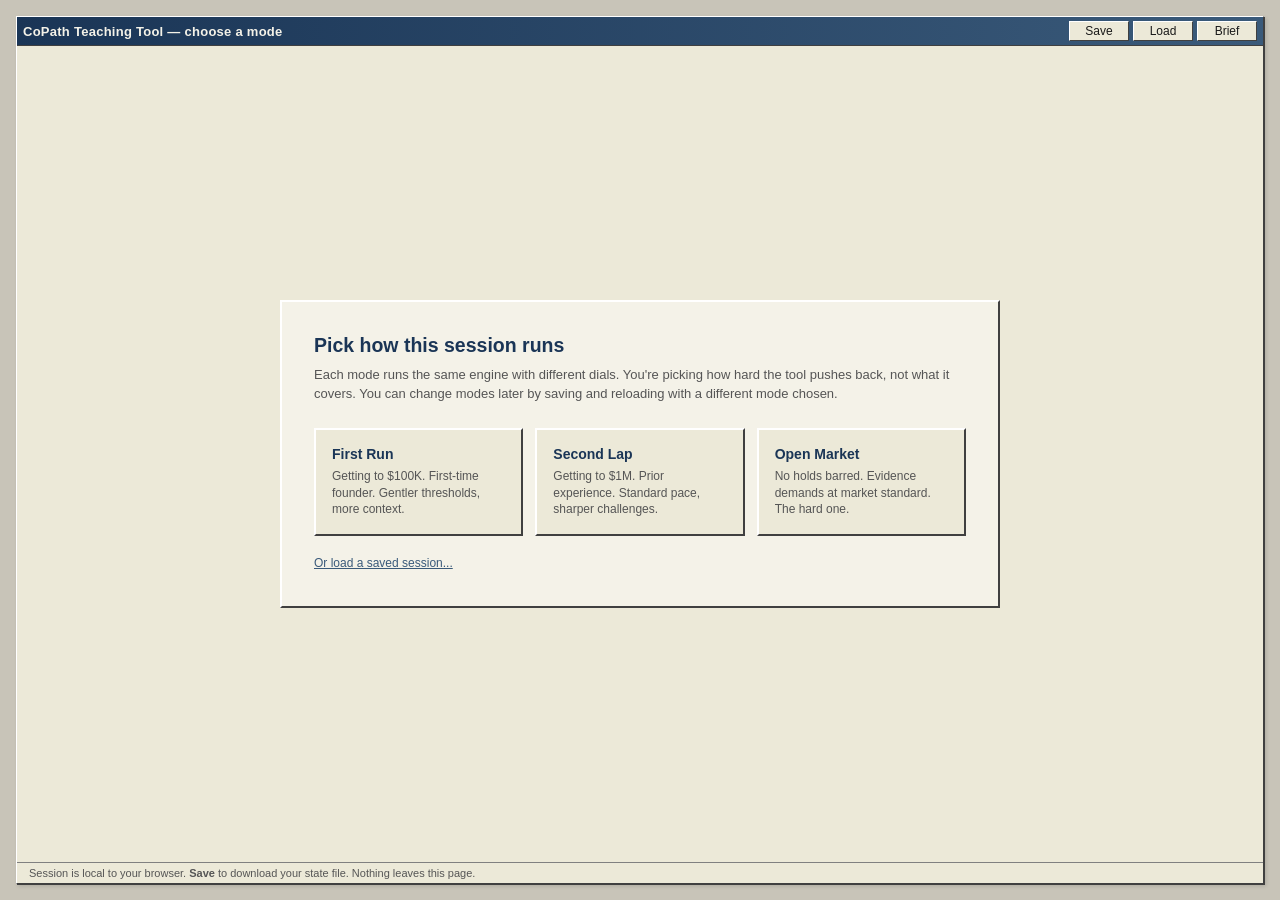
<file: index.html>
<!doctype html>
<html lang="en">
<head>
  <meta charset="utf-8" />
  <meta name="viewport" content="width=device-width, initial-scale=1" />
  <title>CoPath Teaching Tool — Innovate Mississippi</title>
  <link rel="stylesheet" href="styles/chrome.css" />
</head>
<body>
  <!-- Outer window chrome -->
  <div class="window">
    <div class="title-bar">
      <div class="title-bar-text">CoPath Teaching Tool — <span id="mode-indicator">choose a mode</span></div>
      <div class="title-bar-controls">
        <button id="save-btn" title="Download save file">Save</button>
        <button id="load-btn" title="Load save file">Load</button>
        <button id="brief-btn" title="Generate exit brief">Brief</button>
        <input type="file" id="file-input" accept="application/json" style="display:none" />
      </div>
    </div>

    <!-- Mode picker (initial screen) -->
    <div id="mode-picker" class="mode-picker">
      <div class="picker-card">
        <h2>Pick how this session runs</h2>
        <p class="picker-intent">Each mode runs the same engine with different dials. You're picking how hard the tool pushes back, not what it covers. You can change modes later by saving and reloading with a different mode chosen.</p>
        <div class="mode-buttons">
          <button data-mode="first-run" class="mode-btn">
            <strong>First Run</strong>
            <small>Getting to $100K. First-time founder. Gentler thresholds, more context.</small>
          </button>
          <button data-mode="second-lap" class="mode-btn">
            <strong>Second Lap</strong>
            <small>Getting to $1M. Prior experience. Standard pace, sharper challenges.</small>
          </button>
          <button data-mode="open-market" class="mode-btn">
            <strong>Open Market</strong>
            <small>No holds barred. Evidence demands at market standard. The hard one.</small>
          </button>
        </div>
        <button id="load-saved-btn" class="link-btn">Or load a saved session...</button>
      </div>
    </div>

    <!-- Orienting questions (after mode picked) -->
    <div id="orienting" class="orienting" style="display:none"></div>

    <!-- Main work surface -->
    <div id="main" class="main" style="display:none">
      <!-- Top status bar -->
      <div class="status-bar">
        <div class="status-idea">Idea: <span id="idea-line">(none yet)</span></div>
        <div id="contradictions" class="status-contradictions"></div>
      </div>

      <!-- Region tabs -->
      <div id="regions" class="regions"></div>

      <!-- Three-column workspace: meters | active region | trace -->
      <div class="workspace">
        <aside class="meters-panel panel">
          <div class="panel-title">Evidence strength</div>
          <div id="meters" class="meters"></div>
          <div class="meter-help">
            Each meter reads from your answers in the relevant region. Confidence levels matter:
            <em>lived</em> &gt; <em>evidenced</em> &gt; <em>stated</em> &gt; <em>hypothesis</em> &gt; <em>I don't know</em>.
          </div>
        </aside>

        <main id="active-region" class="active-region panel"></main>

        <aside class="trace-panel panel">
          <div class="panel-title">Why the tool is saying this</div>
          <div id="trace" class="trace"></div>
        </aside>
      </div>
    </div>

    <!-- Status footer -->
    <div class="status-footer">
      <span>Session is local to your browser. <strong>Save</strong> to download your state file. Nothing leaves this page.</span>
    </div>
  </div>

  <script type="module" src="engine/main.js"></script>
</body>
</html>
</file>
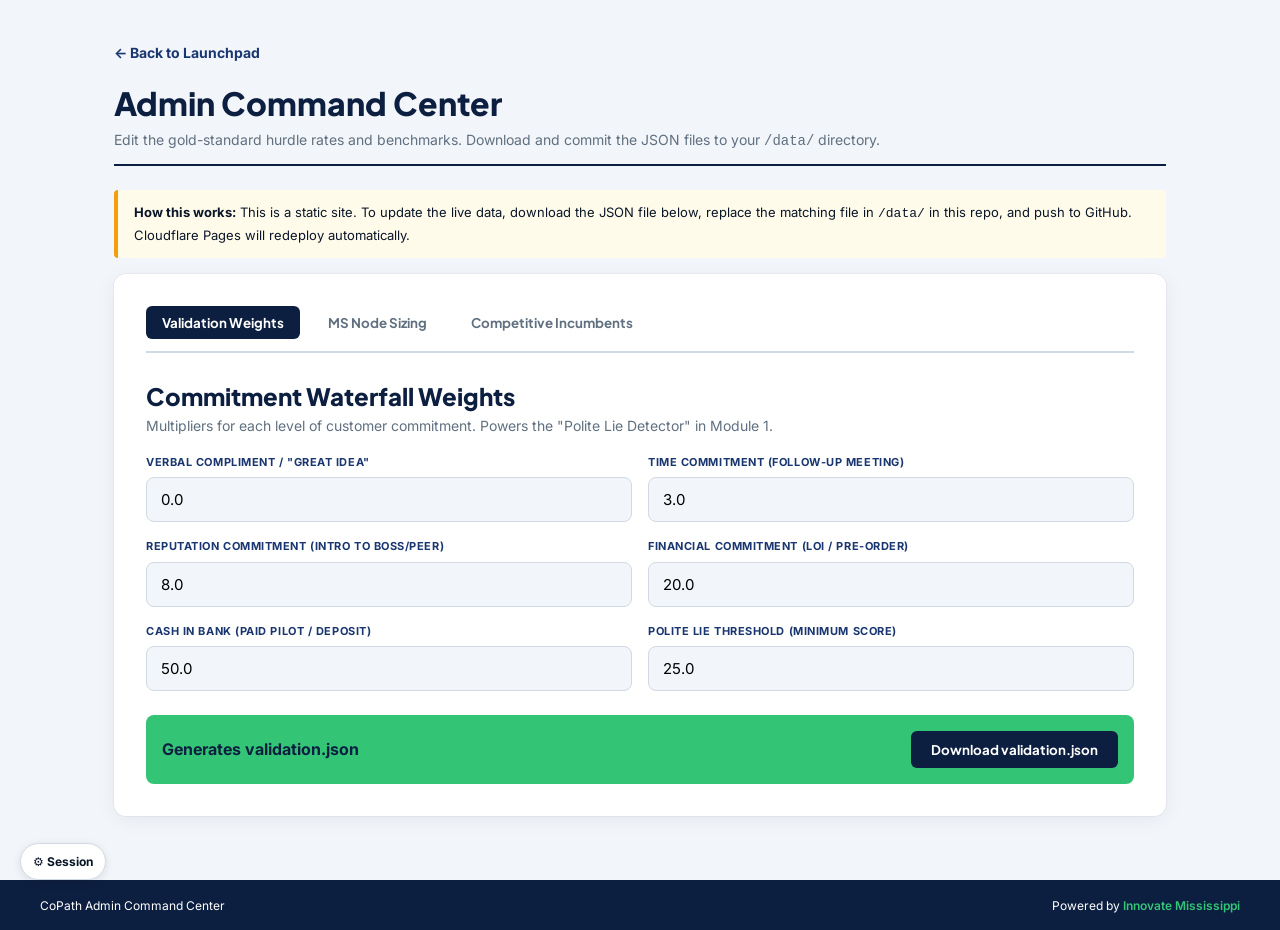
<file: admin/index.html>
<!DOCTYPE html>
<html lang="en">
<head>
    <meta charset="UTF-8">
    <meta name="viewport" content="width=device-width, initial-scale=1.0">
    <title>Admin Command Center | CoPath</title>
    <link rel="preconnect" href="https://fonts.googleapis.com">
    <link href="https://fonts.googleapis.com/css2?family=Plus+Jakarta+Sans:wght@400;700;800&family=Inter:wght@400;500;700&family=Martian+Mono:wght@600&display=swap" rel="stylesheet">
    <link rel="stylesheet" href="../shared/styles.css">
    <style>
        .admin-nav { display: flex; gap: 12px; margin-bottom: 24px; border-bottom: 2px solid var(--border-color); padding-bottom: 12px; flex-wrap: wrap; }
        .admin-nav button { background: none; border: none; font-family: var(--font-display); font-weight: 700; color: var(--text-muted); cursor: pointer; padding: 8px 16px; border-radius: 6px; }
        .admin-nav button.active { background: var(--im-navy); color: white; }
        .admin-section { display: none; }
        .admin-section.active { display: block; }
        .export-bar { background: var(--im-green-lt); padding: 16px; border-radius: 8px; display: flex; justify-content: space-between; align-items: center; margin-top: 24px; color: var(--im-navy); font-weight: 700; gap: 16px; flex-wrap: wrap; }
        .export-bar button { background: var(--im-navy); color: white; border: none; padding: 10px 20px; border-radius: 6px; cursor: pointer; font-weight: 700; font-family: var(--font-display); }
        .export-bar button:hover { background: var(--text-main); }
        .admin-note { background: #FFFBEB; border-left: 4px solid var(--im-amber); padding: 12px 16px; border-radius: 4px; font-size: 13px; color: var(--text-main); margin-bottom: 16px; }
    </style>
</head>
<body>

<div class="copath-wrapper">
    <div class="copath-header no-print">
        <a href="../index.html" style="text-decoration: none; color: var(--im-navy-mid); font-size: 14px; font-weight: 700;">&larr; Back to Launchpad</a>
        <h1 style="margin-top: 12px;">Admin Command Center</h1>
        <p class="text-muted">Edit the gold-standard hurdle rates and benchmarks. Download and commit the JSON files to your <code>/data/</code> directory.</p>
    </div>

    <div class="admin-note">
        <strong>How this works:</strong> This is a static site. To update the live data, download the JSON file below, replace the matching file in <code>/data/</code> in this repo, and push to GitHub. Cloudflare Pages will redeploy automatically.
    </div>

    <div class="copath-card">
        <div class="admin-nav">
            <button class="active" onclick="switchTab(event, 'validation')">Validation Weights</button>
            <button onclick="switchTab(event, 'sizing')">MS Node Sizing</button>
            <button onclick="switchTab(event, 'competitive')">Competitive Incumbents</button>
        </div>

        <div id="tab-validation" class="admin-section active">
            <h2>Commitment Waterfall Weights</h2>
            <p class="text-muted mb-4">Multipliers for each level of customer commitment. Powers the "Polite Lie Detector" in Module 1.</p>

            <div class="form-grid">
                <div>
                    <label>Verbal Compliment / "Great Idea"</label>
                    <input type="number" id="val-verbal" value="0.0" step="0.1">
                </div>
                <div>
                    <label>Time Commitment (Follow-up Meeting)</label>
                    <input type="number" id="val-time" value="3.0" step="0.1">
                </div>
                <div>
                    <label>Reputation Commitment (Intro to Boss/Peer)</label>
                    <input type="number" id="val-intro" value="8.0" step="0.1">
                </div>
                <div>
                    <label>Financial Commitment (LOI / Pre-order)</label>
                    <input type="number" id="val-loi" value="20.0" step="0.1">
                </div>
                <div>
                    <label>Cash in Bank (Paid Pilot / Deposit)</label>
                    <input type="number" id="val-cash" value="50.0" step="0.1">
                </div>
                <div>
                    <label>Polite Lie Threshold (Minimum Score)</label>
                    <input type="number" id="val-threshold" value="25.0" step="1.0">
                </div>
            </div>

            <div class="export-bar">
                <span>Generates validation.json</span>
                <button onclick="exportJSON('validation')">Download validation.json</button>
            </div>
        </div>

        <div id="tab-sizing" class="admin-section">
            <h2>Mississippi Node Inventory</h2>
            <p class="text-muted mb-4">Hard-coded entity counts to cap deluded TAM/SOM estimates in Module 3.</p>

            <div class="form-grid">
                <div>
                    <label>Public School Districts</label>
                    <input type="number" id="node-schools" value="139">
                </div>
                <div>
                    <label>Hospitals & Medical Centers</label>
                    <input type="number" id="node-hospitals" value="96">
                </div>
                <div>
                    <label>Rural Critical Access Hospitals</label>
                    <input type="number" id="node-cah" value="34">
                </div>
                <div>
                    <label>Farms & Ag Operations</label>
                    <input type="number" id="node-farms" value="30800">
                </div>
                <div>
                    <label>Incorporated Municipalities</label>
                    <input type="number" id="node-govs" value="299">
                </div>
                <div>
                    <label>Counties</label>
                    <input type="number" id="node-counties" value="82">
                </div>
                <div>
                    <label>Community Colleges</label>
                    <input type="number" id="node-cc" value="15">
                </div>
                <div>
                    <label>Public Universities</label>
                    <input type="number" id="node-univ" value="8">
                </div>
            </div>

            <div class="export-bar">
                <span>Generates sizing.json</span>
                <button onclick="exportJSON('sizing')">Download sizing.json</button>
            </div>
        </div>

        <div id="tab-competitive" class="admin-section">
            <h2>Industry Incumbents & Friction</h2>
            <p class="text-muted mb-4">Auto-populates the "Giant" competitors and switching costs in Module 6.</p>

            <label>AgTech Giants (comma-separated)</label>
            <input type="text" id="comp-agtech" value="John Deere Operations Center, Climate FieldView (Bayer), Trimble Agriculture" style="margin-bottom: 16px;">

            <label>GovTech Giants (comma-separated)</label>
            <input type="text" id="comp-govtech" value="Tyler Technologies, CentralSquare, Microsoft Dynamics 365 Gov" style="margin-bottom: 16px;">

            <label>HealthTech Giants (comma-separated)</label>
            <input type="text" id="comp-healthtech" value="Epic Systems, Cerner (Oracle), Meditech" style="margin-bottom: 16px;">

            <label>Status Quo Switching Cost (1-10 multiplier)</label>
            <input type="number" id="comp-friction" value="7.0" step="0.1" style="margin-bottom: 16px;">

            <div class="export-bar">
                <span>Generates a partial competitive.json (merge with full file)</span>
                <button onclick="exportJSON('competitive')">Download competitive.json</button>
            </div>
        </div>
    </div>
</div>

<footer class="global-footer no-print">
    <div>CoPath Admin Command Center</div>
    <div>Powered by <a href="https://innovate.ms" target="_blank">Innovate Mississippi</a></div>
</footer>

<script src="../shared/core.js"></script>
<script>
    function switchTab(ev, tabId) {
        document.querySelectorAll('.admin-section').forEach(el => el.classList.remove('active'));
        document.querySelectorAll('.admin-nav button').forEach(el => el.classList.remove('active'));
        document.getElementById(`tab-${tabId}`).classList.add('active');
        ev.target.classList.add('active');
    }

    function downloadFile(filename, dataObj) {
        const dataStr = 'data:text/json;charset=utf-8,' + encodeURIComponent(JSON.stringify(dataObj, null, 2));
        const a = document.createElement('a');
        a.setAttribute('href', dataStr);
        a.setAttribute('download', filename);
        document.body.appendChild(a);
        a.click();
        a.remove();
    }

    function exportJSON(type) {
        const stamp = new Date().toISOString();
        if (type === 'validation') {
            downloadFile('validation.json', {
                _meta: { last_updated: stamp, version: '2.0', description: 'Commitment Currency weights and validation hurdles.' },
                weights: {
                    verbal: parseFloat(document.getElementById('val-verbal').value),
                    time_meeting: parseFloat(document.getElementById('val-time').value),
                    reputation_intro: parseFloat(document.getElementById('val-intro').value),
                    loi: parseFloat(document.getElementById('val-loi').value),
                    cash: parseFloat(document.getElementById('val-cash').value)
                },
                thresholds: {
                    polite_lie_minimum: parseFloat(document.getElementById('val-threshold').value),
                    vitamin_pain_threshold: 7.0
                }
            });
        } else if (type === 'sizing') {
            downloadFile('sizing.json', {
                _meta: { last_updated: stamp, source: 'MDA & Census Estimates' },
                ms_nodes: {
                    public_school_districts: parseInt(document.getElementById('node-schools').value),
                    hospitals_and_medical_centers: parseInt(document.getElementById('node-hospitals').value),
                    rural_critical_access_hospitals: parseInt(document.getElementById('node-cah').value),
                    farms_and_agricultural_operations: parseInt(document.getElementById('node-farms').value),
                    incorporated_municipalities: parseInt(document.getElementById('node-govs').value),
                    counties: parseInt(document.getElementById('node-counties').value),
                    community_colleges: parseInt(document.getElementById('node-cc').value),
                    public_universities: parseInt(document.getElementById('node-univ').value)
                }
            });
        } else if (type === 'competitive') {
            downloadFile('competitive.json', {
                _meta: { last_updated: stamp, note: 'Partial export. Merge with the full competitive.json in /data/.' },
                incumbents: {
                    agtech: document.getElementById('comp-agtech').value.split(',').map(s => s.trim()),
                    govtech: document.getElementById('comp-govtech').value.split(',').map(s => s.trim()),
                    healthtech: document.getElementById('comp-healthtech').value.split(',').map(s => s.trim())
                },
                global_friction_modifier: parseFloat(document.getElementById('comp-friction').value)
            });
        }
    }
</script>
</body>
</html>
</file>
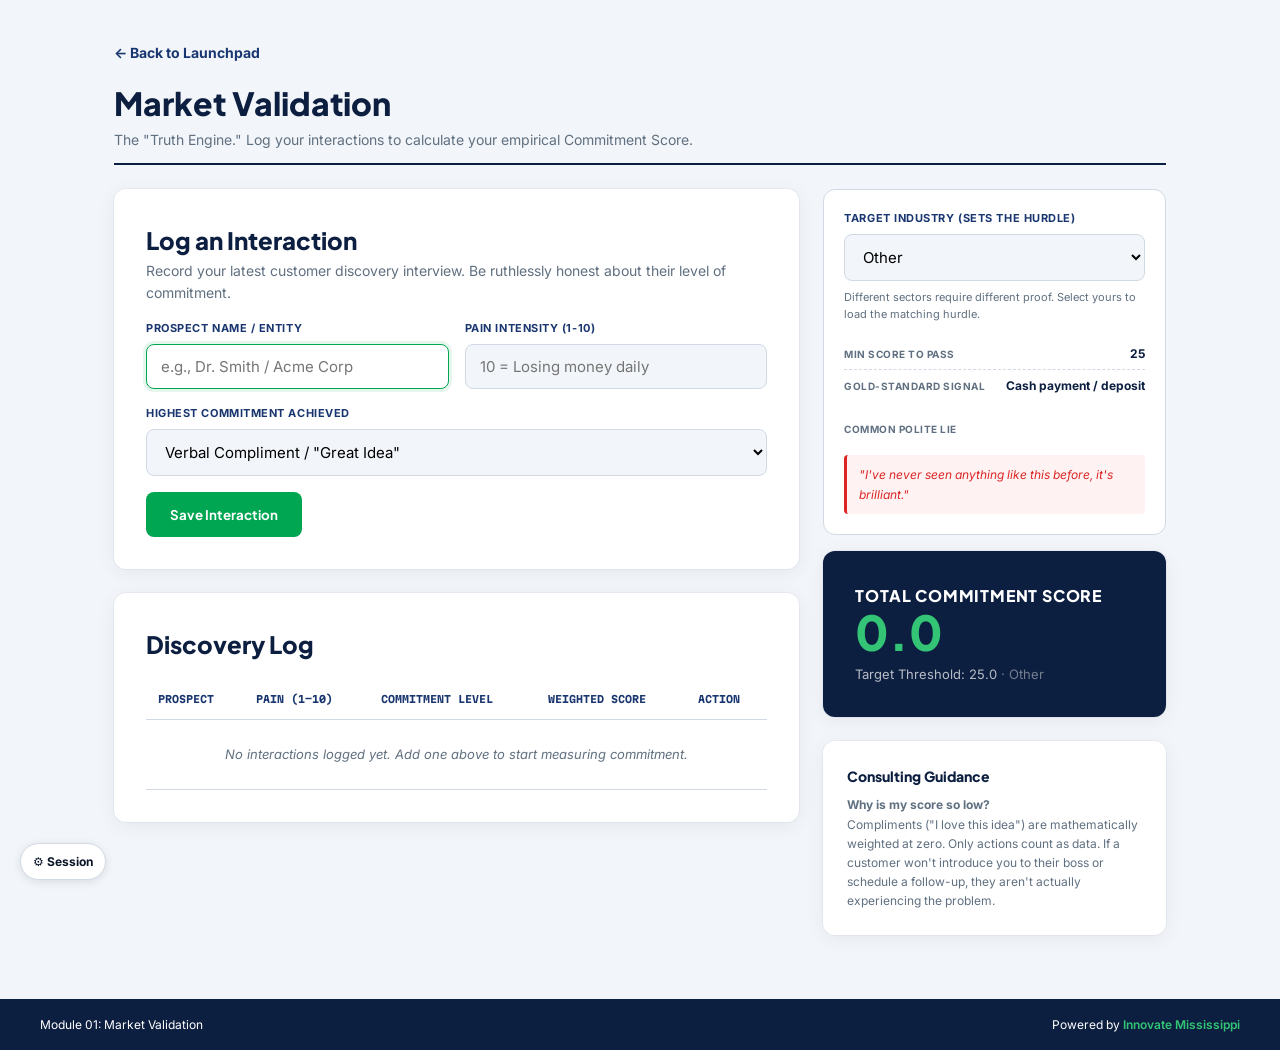
<file: modules/01-validation/index.html>
<!DOCTYPE html>
<html lang="en">
<head>
    <meta charset="UTF-8">
    <meta name="viewport" content="width=device-width, initial-scale=1.0">
    <title>Market Validation | CoPath</title>
    <link rel="preconnect" href="https://fonts.googleapis.com">
    <link href="https://fonts.googleapis.com/css2?family=Plus+Jakarta+Sans:wght@400;700;800&family=Inter:wght@400;500;700&family=Martian+Mono:wght@600&display=swap" rel="stylesheet">
    <link rel="stylesheet" href="../../shared/styles.css">
    <style>
        .dashboard-grid { display: grid; grid-template-columns: 2fr 1fr; gap: 24px; }
        .log-table { width: 100%; border-collapse: collapse; margin-top: 16px; font-size: 14px; }
        .log-table th, .log-table td { padding: 12px; text-align: left; border-bottom: 1px solid var(--border-color); }
        .log-table th { font-family: var(--font-mono); font-size: 10px; text-transform: uppercase; color: var(--im-navy-mid); }
        .score-display { font-family: var(--font-display); font-size: 48px; font-weight: 800; color: var(--im-navy); line-height: 1; margin-bottom: 8px; }
        .badge { padding: 4px 8px; border-radius: 4px; font-size: 11px; font-weight: 700; text-transform: uppercase; }
        .badge-low { background: #FEF2F2; color: var(--im-red); }
        .badge-med { background: #FFFBEB; color: var(--im-amber); }
        .badge-high { background: #E6F9EF; color: var(--im-green); }

        .industry-card { background: var(--paper); border: 1px solid var(--border-color); border-radius: 12px; padding: 20px; margin-bottom: 16px; }
        .industry-card label { color: var(--im-navy-mid); }
        .hurdle-row { display: flex; justify-content: space-between; align-items: baseline; padding: 6px 0; font-size: 12px; border-top: 1px dashed var(--border-color); }
        .hurdle-row:first-of-type { border-top: none; padding-top: 12px; margin-top: 8px; }
        .hurdle-key { color: var(--text-muted); text-transform: uppercase; letter-spacing: 0.05em; font-weight: 700; font-size: 10px; }
        .hurdle-val { font-weight: 700; color: var(--im-navy); text-align: right; max-width: 60%; }
        .lie-quote { font-style: italic; color: var(--im-red); font-size: 12px; margin-top: 12px; padding: 10px 12px; background: #FEF2F2; border-left: 3px solid var(--im-red); border-radius: 4px; }

        @media (max-width: 768px) {
            .dashboard-grid { grid-template-columns: 1fr; }
        }
    </style>
</head>
<body>

<div class="copath-wrapper">
    <div class="copath-header no-print">
        <a href="../../index.html" style="text-decoration: none; color: var(--im-navy-mid); font-size: 14px; font-weight: 700;">&larr; Back to Launchpad</a>
        <h1 style="margin-top: 12px;">Market Validation</h1>
        <p class="text-muted">The "Truth Engine." Log your interactions to calculate your empirical Commitment Score.</p>
    </div>

    <div class="dashboard-grid">
        <div>
            <div class="copath-card no-print">
                <h2>Log an Interaction</h2>
                <p class="text-muted mb-4">Record your latest customer discovery interview. Be ruthlessly honest about their level of commitment.</p>

                <div class="form-grid">
                    <div>
                        <label>Prospect Name / Entity</label>
                        <input type="text" id="log-name" maxlength="60" placeholder="e.g., Dr. Smith / Acme Corp">
                    </div>
                    <div>
                        <label>Pain Intensity (1-10)</label>
                        <input type="number" id="log-pain" min="1" max="10" placeholder="10 = Losing money daily">
                    </div>
                </div>

                <label>Highest Commitment Achieved</label>
                <select id="log-commitment" style="margin-bottom: 16px;">
                    <option value="verbal">Verbal Compliment / "Great Idea"</option>
                    <option value="time_meeting">Time (Scheduled Follow-up Meeting)</option>
                    <option value="reputation_intro">Reputation (Intro to Boss or Peer)</option>
                    <option value="loi">Financial (Signed LOI / Pre-order)</option>
                    <option value="cash">Cash (Paid Pilot / Deposit)</option>
                </select>

                <button class="btn-primary" onclick="logInteraction()">Save Interaction</button>
            </div>

            <div class="copath-card">
                <h2>Discovery Log</h2>
                <table class="log-table" id="interaction-table">
                    <thead>
                        <tr>
                            <th>Prospect</th>
                            <th>Pain (1-10)</th>
                            <th>Commitment Level</th>
                            <th>Weighted Score</th>
                            <th class="no-print">Action</th>
                        </tr>
                    </thead>
                    <tbody id="interaction-body"></tbody>
                </table>
            </div>
        </div>

        <div>
            <div class="industry-card no-print">
                <label>Target Industry (sets the hurdle)</label>
                <select id="industry-select" onchange="onIndustryChange()" style="margin-bottom: 4px;">
                    <option value="" disabled selected>Loading industries...</option>
                </select>
                <p class="text-muted" style="font-size: 11px; margin-top: 4px;">Different sectors require different proof. Select yours to load the matching hurdle.</p>

                <div id="hurdle-detail" style="display: none;">
                    <div class="hurdle-row">
                        <span class="hurdle-key">Min Score to Pass</span>
                        <span class="hurdle-val" id="hurdle-min">&mdash;</span>
                    </div>
                    <div class="hurdle-row">
                        <span class="hurdle-key">Gold-Standard Signal</span>
                        <span class="hurdle-val" id="hurdle-signal">&mdash;</span>
                    </div>
                    <div id="hurdle-lie-wrap" style="display: none;">
                        <div class="hurdle-row" style="border-top: none; padding-top: 12px;">
                            <span class="hurdle-key">Common Polite Lie</span>
                        </div>
                        <div class="lie-quote" id="hurdle-lie">&mdash;</div>
                    </div>
                </div>
            </div>

            <div class="copath-card" style="background: var(--im-navy); color: white;">
                <h2 style="color: white; font-size: 16px; text-transform: uppercase; letter-spacing: 0.05em;">Total Commitment Score</h2>
                <div class="score-display" id="total-score" style="color: var(--im-green-lt);">0.0</div>
                <p style="font-size: 13px; color: rgba(255,255,255,0.7);">Target Threshold: <span id="target-threshold">25.0</span> <span id="target-industry-label" style="opacity: 0.6;"></span></p>
            </div>

            <div id="alert-polite-lie" class="alert-box alert-danger">
                <strong>The "Polite Lie" Warning</strong><br>
                Your total score is below the viability threshold for this industry. You have gathered compliments, but no hard evidence. You must ask for a specific commitment of time, reputation, or money in your next interview.
            </div>

            <div id="alert-vitamin" class="alert-box alert-warning">
                <strong>Vitamin vs. Painkiller</strong><br>
                Your average "Pain Intensity" is below 7. You are building a "nice-to-have" product. Customers rarely pay for vitamins; they only pay for painkillers. Re-evaluate your target segment.
            </div>

            <div id="alert-success" class="alert-box alert-success">
                <strong>Empirical Validation Achieved</strong><br>
                You have crossed the commitment threshold with strong pain indicators. You have permission to move to the MVP Scoping phase.
            </div>

            <div class="copath-card no-print" style="margin-top: 24px; padding: 24px;">
                <h3 style="font-size: 14px; margin-bottom: 8px;">Consulting Guidance</h3>
                <p style="font-size: 12px; color: var(--text-muted);"><strong>Why is my score so low?</strong><br>Compliments ("I love this idea") are mathematically weighted at zero. Only actions count as data. If a customer won't introduce you to their boss or schedule a follow-up, they aren't actually experiencing the problem.</p>
            </div>
        </div>
    </div>
</div>

<footer class="global-footer no-print">
    <div>Module 01: Market Validation</div>
    <div>Powered by <a href="https://innovate.ms" target="_blank">Innovate Mississippi</a></div>
</footer>

<script src="../../shared/core.js"></script>
<script>
    const MODULE_ID = '01_validation';
    const DEFAULT_INDUSTRY = 'other';

    let hurdleData = null;
    let interactions = [];
    let currentIndustry = DEFAULT_INDUSTRY;

    // Fallback weights match the v2 commitment_currency_weights gold standard.
    const fallbackData = {
        weights: { verbal: 0.0, time_meeting: 3.0, reputation_intro: 8.0, loi: 20.0, cash: 50.0 },
        thresholds: { polite_lie_minimum: 25.0, vitamin_pain_threshold: 7.0 },
        industry_hurdles: {
            other: { minimum_score_to_pass_stage_0: 25, gold_standard_signal: 'cash_payment_or_deposit', common_polite_lie: "I've never seen anything like this before, it's brilliant." }
        }
    };

    // Map machine-key signals to human-readable labels.
    const SIGNAL_LABELS = {
        verbal_interest_compliment: 'Verbal interest / compliment',
        passive_email_waitlist: 'Passive email waitlist',
        active_time_commitment_workflow_audit: 'Active time / workflow audit',
        reputation_capital_intro_to_boss: 'Reputation capital (intro to boss)',
        compliance_or_data_share: 'Compliance review / data share',
        binding_loi: 'Binding LOI',
        cash_payment_or_deposit: 'Cash payment / deposit'
    };

    function prettyIndustry(key) {
        return key.split('_').map(s => s.charAt(0).toUpperCase() + s.slice(1)).join(' ');
    }

    async function init() {
        hurdleData = await CoPathCore.fetchData('validation');
        if (!hurdleData) {
            console.warn('Using fallback validation data. Ensure validation.json is in your data path.');
            hurdleData = fallbackData;
        }

        // Populate the industry dropdown
        const select = document.getElementById('industry-select');
        select.innerHTML = '';
        const industries = Object.keys(hurdleData.industry_hurdles || {}).sort();
        industries.forEach(key => {
            const opt = document.createElement('option');
            opt.value = key;
            opt.text = prettyIndustry(key);
            select.appendChild(opt);
        });

        // Load saved draft. Backwards-compatible: legacy drafts were a bare array.
        const draft = CoPathCore.loadDraft(MODULE_ID);
        if (draft && draft.data) {
            if (Array.isArray(draft.data)) {
                interactions = draft.data;
                currentIndustry = DEFAULT_INDUSTRY;
            } else {
                interactions = draft.data.interactions || [];
                currentIndustry = draft.data.industry || DEFAULT_INDUSTRY;
            }
        }
        if (!hurdleData.industry_hurdles[currentIndustry]) currentIndustry = DEFAULT_INDUSTRY;
        select.value = currentIndustry;

        renderHurdle();
        renderDashboard();

        // UX niceties: auto-focus the first input and let Enter submit.
        const nameInput = document.getElementById('log-name');
        if (nameInput) nameInput.focus();
        CoPathCore.enterToSubmit(['log-name', 'log-pain', 'log-commitment'], logInteraction);
    }

    function persist() {
        CoPathCore.saveDraft(MODULE_ID, { industry: currentIndustry, interactions });
    }

    function onIndustryChange() {
        currentIndustry = document.getElementById('industry-select').value;
        persist();
        renderHurdle();
        renderDashboard();
    }

    function activeThreshold() {
        const ind = hurdleData.industry_hurdles[currentIndustry];
        if (ind && typeof ind.minimum_score_to_pass_stage_0 === 'number') {
            return ind.minimum_score_to_pass_stage_0;
        }
        return hurdleData.thresholds.polite_lie_minimum ?? 25.0;
    }

    function renderHurdle() {
        const detail = document.getElementById('hurdle-detail');
        const ind = hurdleData.industry_hurdles[currentIndustry];

        if (!ind) {
            detail.style.display = 'none';
            return;
        }
        detail.style.display = 'block';

        const threshold = activeThreshold();
        document.getElementById('hurdle-min').innerText = threshold;
        document.getElementById('target-threshold').innerText = Number(threshold).toFixed(1);
        document.getElementById('target-industry-label').innerText = '· ' + prettyIndustry(currentIndustry);

        const signalKey = ind.gold_standard_signal;
        document.getElementById('hurdle-signal').innerText = SIGNAL_LABELS[signalKey] || signalKey || '—';

        const lieWrap = document.getElementById('hurdle-lie-wrap');
        if (ind.common_polite_lie) {
            lieWrap.style.display = 'block';
            document.getElementById('hurdle-lie').innerText = '"' + ind.common_polite_lie + '"';
        } else {
            lieWrap.style.display = 'none';
        }
    }

    function logInteraction() {
        const nameInput = document.getElementById('log-name');
        const painInput = document.getElementById('log-pain');
        const commitmentInput = document.getElementById('log-commitment');

        let bad = false;
        if (!nameInput.value.trim()) { CoPathCore.markFieldError(nameInput, 'Add the prospect name.'); bad = true; }
        if (!painInput.value) { CoPathCore.markFieldError(painInput, 'Rate pain 1-10.'); bad = true; }
        else {
            const p = parseInt(painInput.value);
            if (isNaN(p) || p < 1 || p > 10) { CoPathCore.markFieldError(painInput, 'Pain must be 1-10.'); bad = true; }
        }
        if (bad) return;

        const commitKey = commitmentInput.value;
        const weight = hurdleData.weights[commitKey] ?? 0;

        const entry = {
            id: Date.now(),
            name: nameInput.value.trim(),
            pain: parseInt(painInput.value),
            commitmentStr: commitmentInput.options[commitmentInput.selectedIndex].text,
            score: weight
        };

        interactions.push(entry);
        persist();

        nameInput.value = '';
        painInput.value = '';
        commitmentInput.value = 'verbal';
        nameInput.focus();

        renderDashboard();
        CoPathCore.toast(`Logged: ${entry.name} (+${entry.score.toFixed(1)})`, 'success');
    }

    function deleteInteraction(id) {
        interactions = interactions.filter(i => i.id !== id);
        persist();
        renderDashboard();
    }

    function renderDashboard() {
        const tbody = document.getElementById('interaction-body');
        tbody.innerHTML = '';

        let totalScore = 0;
        let totalPain = 0;

        if (interactions.length === 0) {
            const tr = document.createElement('tr');
            tr.innerHTML = `<td colspan="5" style="padding: 24px; text-align: center; color: var(--text-muted); font-style: italic; font-size: 13px;">No interactions logged yet. Add one above to start measuring commitment.</td>`;
            tbody.appendChild(tr);
        }

        interactions.forEach(item => {
            totalScore += item.score;
            totalPain += item.pain;

            const badgeClass = item.score < 1 ? 'badge-low' : (item.score < 8 ? 'badge-med' : 'badge-high');

            const tr = document.createElement('tr');
            tr.innerHTML = `
                <td><strong>${item.name}</strong></td>
                <td>${item.pain}/10</td>
                <td><span class="badge ${badgeClass}">${item.commitmentStr.split('(')[0]}</span></td>
                <td><strong>${item.score.toFixed(1)}</strong></td>
                <td class="no-print"><button onclick="deleteInteraction(${item.id})" style="color:var(--im-red); background:none; border:none; cursor:pointer;">Delete</button></td>
            `;
            tbody.appendChild(tr);
        });

        document.getElementById('total-score').innerText = totalScore.toFixed(1);

        const alertPolite = document.getElementById('alert-polite-lie');
        const alertVitamin = document.getElementById('alert-vitamin');
        const alertSuccess = document.getElementById('alert-success');

        alertPolite.style.display = 'none';
        alertVitamin.style.display = 'none';
        alertSuccess.style.display = 'none';

        if (interactions.length > 0) {
            const avgPain = totalPain / interactions.length;
            const painThreshold = hurdleData.thresholds.vitamin_pain_threshold ?? 7.0;
            const threshold = activeThreshold();

            if (totalScore < threshold) {
                alertPolite.style.display = 'block';
            } else if (avgPain < painThreshold) {
                alertVitamin.style.display = 'block';
            } else {
                alertSuccess.style.display = 'block';
            }
        }
    }

    document.addEventListener('DOMContentLoaded', init);
</script>
</body>
</html>
</file>
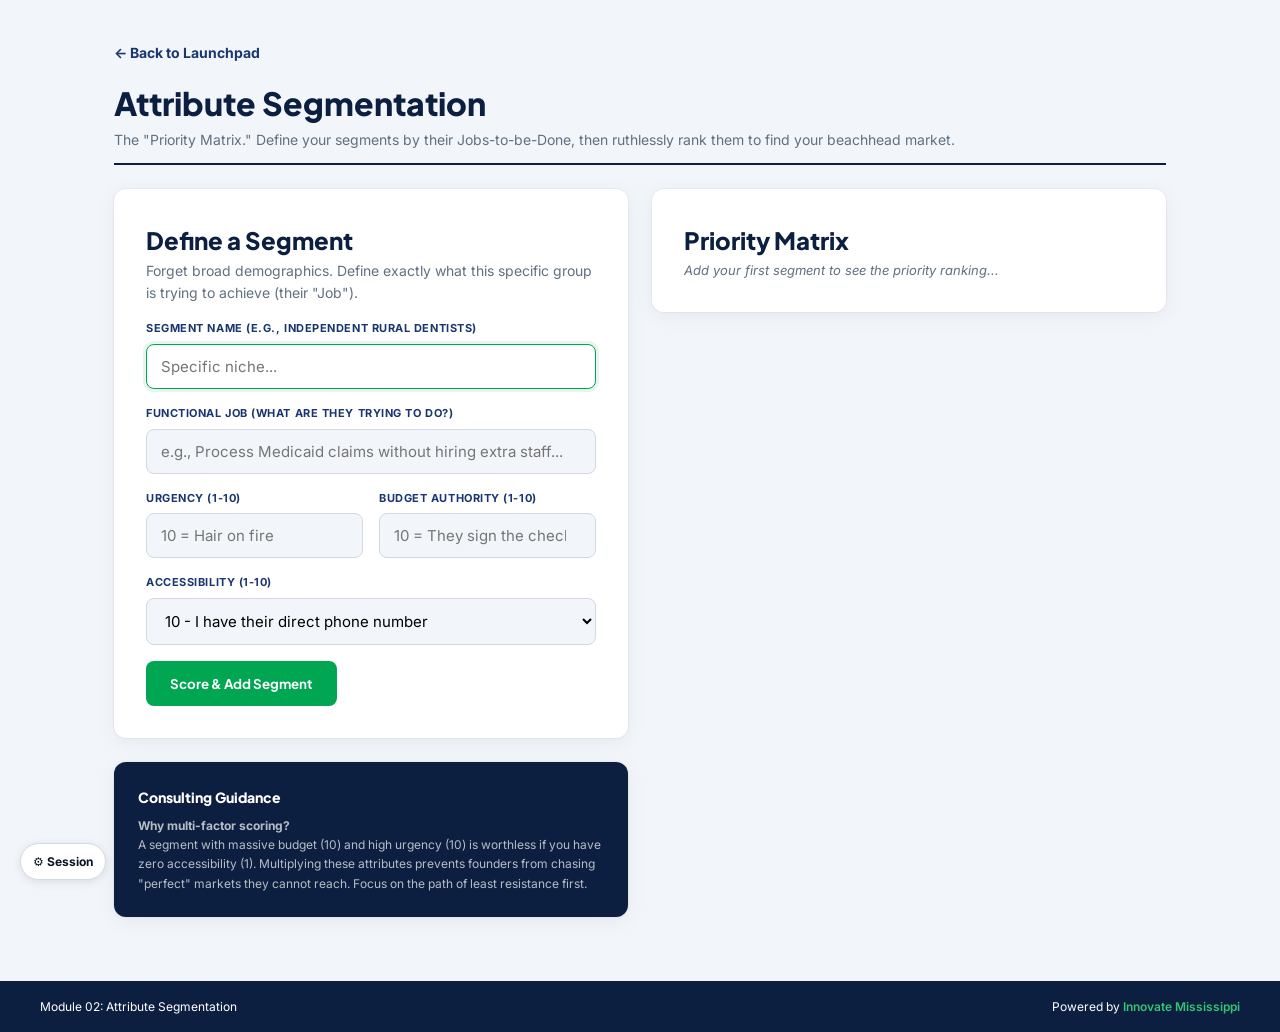
<file: modules/02-segmentation/index.html>
<!DOCTYPE html>
<html lang="en">
<head>
    <meta charset="UTF-8">
    <meta name="viewport" content="width=device-width, initial-scale=1.0">
    <title>Attribute Segmentation | CoPath</title>
    <link rel="preconnect" href="https://fonts.googleapis.com">
    <link href="https://fonts.googleapis.com/css2?family=Plus+Jakarta+Sans:wght@400;700;800&family=Inter:wght@400;500;700&family=Martian+Mono:wght@600&display=swap" rel="stylesheet">
    <link rel="stylesheet" href="../../shared/styles.css">
    <style>
        .dashboard-grid { display: grid; grid-template-columns: 1fr 1fr; gap: 24px; }
        .segment-card { background: var(--bg-color); border: 1px solid var(--border-color); border-radius: 8px; padding: 16px; margin-bottom: 16px; position: relative; }
        .segment-card h3 { font-size: 16px; margin-bottom: 4px; display: flex; justify-content: space-between; }
        .segment-score { font-family: var(--font-mono); font-size: 18px; color: var(--im-navy); background: var(--paper); padding: 4px 8px; border-radius: 4px; border: 1px solid var(--border-color); }
        .jtbd-text { font-size: 13px; color: var(--text-muted); margin-bottom: 12px; font-style: italic; }
        .attr-bars { display: flex; gap: 8px; margin-bottom: 12px; }
        .attr-bar { flex: 1; font-size: 10px; font-weight: 700; text-transform: uppercase; color: var(--paper); padding: 4px 8px; border-radius: 4px; text-align: center; }
        .bar-u { background: var(--im-red); }
        .bar-a { background: var(--im-amber); }
        .bar-b { background: var(--im-green); }
        .kill-stamp { position: absolute; top: 16px; right: 16px; color: var(--im-red); border: 2px solid var(--im-red); font-weight: 800; padding: 4px 8px; transform: rotate(15deg); border-radius: 4px; display: none; }
        .killed .kill-stamp { display: block; }
        .killed { opacity: 0.6; }

        @media (max-width: 768px) {
            .dashboard-grid { grid-template-columns: 1fr; }
        }
    </style>
</head>
<body>

<div class="copath-wrapper">
    <div class="copath-header no-print">
        <a href="../../index.html" style="text-decoration: none; color: var(--im-navy-mid); font-size: 14px; font-weight: 700;">&larr; Back to Launchpad</a>
        <h1 style="margin-top: 12px;">Attribute Segmentation</h1>
        <p class="text-muted">The "Priority Matrix." Define your segments by their Jobs-to-be-Done, then ruthlessly rank them to find your beachhead market.</p>
    </div>

    <div class="dashboard-grid">
        <div>
            <div class="copath-card no-print">
                <h2>Define a Segment</h2>
                <p class="text-muted mb-4">Forget broad demographics. Define exactly what this specific group is trying to achieve (their "Job").</p>

                <label>Segment Name (e.g., Independent Rural Dentists)</label>
                <input type="text" id="seg-name" maxlength="60" placeholder="Specific niche..." style="margin-bottom: 16px;">

                <label>Functional Job (What are they trying to do?)</label>
                <input type="text" id="seg-func" maxlength="120" placeholder="e.g., Process Medicaid claims without hiring extra staff..." style="margin-bottom: 16px;">

                <div class="form-grid">
                    <div>
                        <label>Urgency (1-10)</label>
                        <input type="number" id="seg-urgency" min="1" max="10" placeholder="10 = Hair on fire">
                    </div>
                    <div>
                        <label>Budget Authority (1-10)</label>
                        <input type="number" id="seg-budget" min="1" max="10" placeholder="10 = They sign the checks">
                    </div>
                </div>

                <label>Accessibility (1-10)</label>
                <select id="seg-access" style="margin-bottom: 16px;">
                    <option value="10">10 - I have their direct phone number</option>
                    <option value="7">7 - I can get a warm intro this week</option>
                    <option value="4">4 - Cold outreach only (LinkedIn/Email)</option>
                    <option value="1">1 - 3+ degrees of separation. No path.</option>
                </select>

                <button class="btn-primary" onclick="addSegment()">Score & Add Segment</button>
            </div>

            <div class="copath-card no-print" style="padding: 24px; background: var(--im-navy); color: white;">
                <h3 style="font-size: 14px; margin-bottom: 8px; color: white;">Consulting Guidance</h3>
                <p style="font-size: 12px; color: rgba(255,255,255,0.7);"><strong>Why multi-factor scoring?</strong><br>A segment with massive budget (10) and high urgency (10) is worthless if you have zero accessibility (1). Multiplying these attributes prevents founders from chasing "perfect" markets they cannot reach. Focus on the path of least resistance first.</p>
            </div>
        </div>

        <div>
            <div class="copath-card">
                <h2>Priority Matrix</h2>
                <div id="segment-list">
                    <p class="text-muted" style="font-size: 13px; font-style: italic;" id="empty-state">Add your first segment to see the priority ranking...</p>
                </div>
            </div>

            <div id="alert-kill" class="alert-box alert-danger">
                <strong>Segment Killed: Access Blocked</strong><br>
                You have targeted a segment with an Accessibility score below 4. You have no realistic path to these buyers. Put this segment on ice until you recruit an inside champion or advisor.
            </div>

            <div id="alert-compare" class="alert-box alert-success">
                <strong>Beachhead Identified</strong><br>
                <span id="compare-text"></span>
            </div>
        </div>
    </div>
</div>

<footer class="global-footer no-print">
    <div>Module 02: Attribute Segmentation</div>
    <div>Powered by <a href="https://innovate.ms" target="_blank">Innovate Mississippi</a></div>
</footer>

<script src="../../shared/core.js"></script>
<script>
    const MODULE_ID = '02_segmentation';
    let segments = [];

    function init() {
        const draft = CoPathCore.loadDraft(MODULE_ID);
        if (draft && draft.data) segments = draft.data;
        renderMatrix();

        const nameInput = document.getElementById('seg-name');
        if (nameInput) nameInput.focus();
        CoPathCore.enterToSubmit(['seg-name', 'seg-func', 'seg-urgency', 'seg-budget', 'seg-access'], addSegment);
    }

    function addSegment() {
        const nameInput = document.getElementById('seg-name');
        const funcInput = document.getElementById('seg-func');
        const urgInput = document.getElementById('seg-urgency');
        const budInput = document.getElementById('seg-budget');
        const accInput = document.getElementById('seg-access');

        let bad = false;
        if (!nameInput.value.trim()) { CoPathCore.markFieldError(nameInput, 'Name your segment.'); bad = true; }
        if (!funcInput.value.trim()) { CoPathCore.markFieldError(funcInput, 'Describe their job.'); bad = true; }
        const u = parseInt(urgInput.value);
        const b = parseInt(budInput.value);
        if (isNaN(u) || u < 1 || u > 10) { CoPathCore.markFieldError(urgInput, 'Score 1-10.'); bad = true; }
        if (isNaN(b) || b < 1 || b > 10) { CoPathCore.markFieldError(budInput, 'Score 1-10.'); bad = true; }
        if (bad) return;

        const a = parseInt(accInput.value);
        const score = u * b * a;

        const entry = {
            id: Date.now(),
            name: nameInput.value.trim(),
            job: funcInput.value.trim(),
            u, b, a,
            score,
            isKilled: a < 4
        };

        segments.push(entry);
        segments.sort((x, y) => y.score - x.score);
        CoPathCore.saveDraft(MODULE_ID, segments);

        nameInput.value = ''; funcInput.value = ''; urgInput.value = ''; budInput.value = ''; accInput.value = '10';
        nameInput.focus();
        renderMatrix();
        const verdict = entry.isKilled ? 'Killed (low access)' : `Scored ${entry.score}`;
        CoPathCore.toast(`${entry.name}: ${verdict}`, entry.isKilled ? 'error' : 'success');
    }

    function deleteSegment(id) {
        segments = segments.filter(s => s.id !== id);
        CoPathCore.saveDraft(MODULE_ID, segments);
        renderMatrix();
    }

    function renderMatrix() {
        const listContainer = document.getElementById('segment-list');
        const emptyState = document.getElementById('empty-state');
        const alertKill = document.getElementById('alert-kill');
        const alertCompare = document.getElementById('alert-compare');

        listContainer.innerHTML = '';
        alertKill.style.display = 'none';
        alertCompare.style.display = 'none';

        if (segments.length === 0) {
            if (emptyState) listContainer.appendChild(emptyState);
            return;
        }

        let hasKilled = false;

        segments.forEach(seg => {
            if (seg.isKilled) hasKilled = true;
            const div = document.createElement('div');
            div.className = `segment-card ${seg.isKilled ? 'killed' : ''}`;
            div.innerHTML = `
                <div class="kill-stamp">NON-VIABLE</div>
                <h3>${seg.name} <span class="segment-score">${seg.score}</span></h3>
                <div class="jtbd-text">"Needs to: ${seg.job}"</div>
                <div class="attr-bars">
                    <div class="attr-bar bar-u">Urgency: ${seg.u}</div>
                    <div class="attr-bar bar-a">Access: ${seg.a}</div>
                    <div class="attr-bar bar-b">Budget: ${seg.b}</div>
                </div>
                <button class="no-print" onclick="deleteSegment(${seg.id})" style="color:var(--text-muted); background:none; border:none; cursor:pointer; font-size:11px; text-decoration:underline;">Remove</button>
            `;
            listContainer.appendChild(div);
        });

        if (hasKilled) alertKill.style.display = 'block';

        const viableSegments = segments.filter(s => !s.isKilled);
        if (viableSegments.length >= 2) {
            const top = viableSegments[0];
            const runnerUp = viableSegments[1];
            const ratio = (top.score / runnerUp.score).toFixed(1);
            if (ratio >= 1.2) {
                document.getElementById('compare-text').innerHTML =
                    `Your data shows that <strong>${top.name}</strong> is <strong>${ratio}x more viable</strong> as a starting market than ${runnerUp.name}. Ignore everything else and focus 100% of your energy here.`;
                alertCompare.style.display = 'block';
            }
        }
    }

    document.addEventListener('DOMContentLoaded', init);
</script>
</body>
</html>
</file>
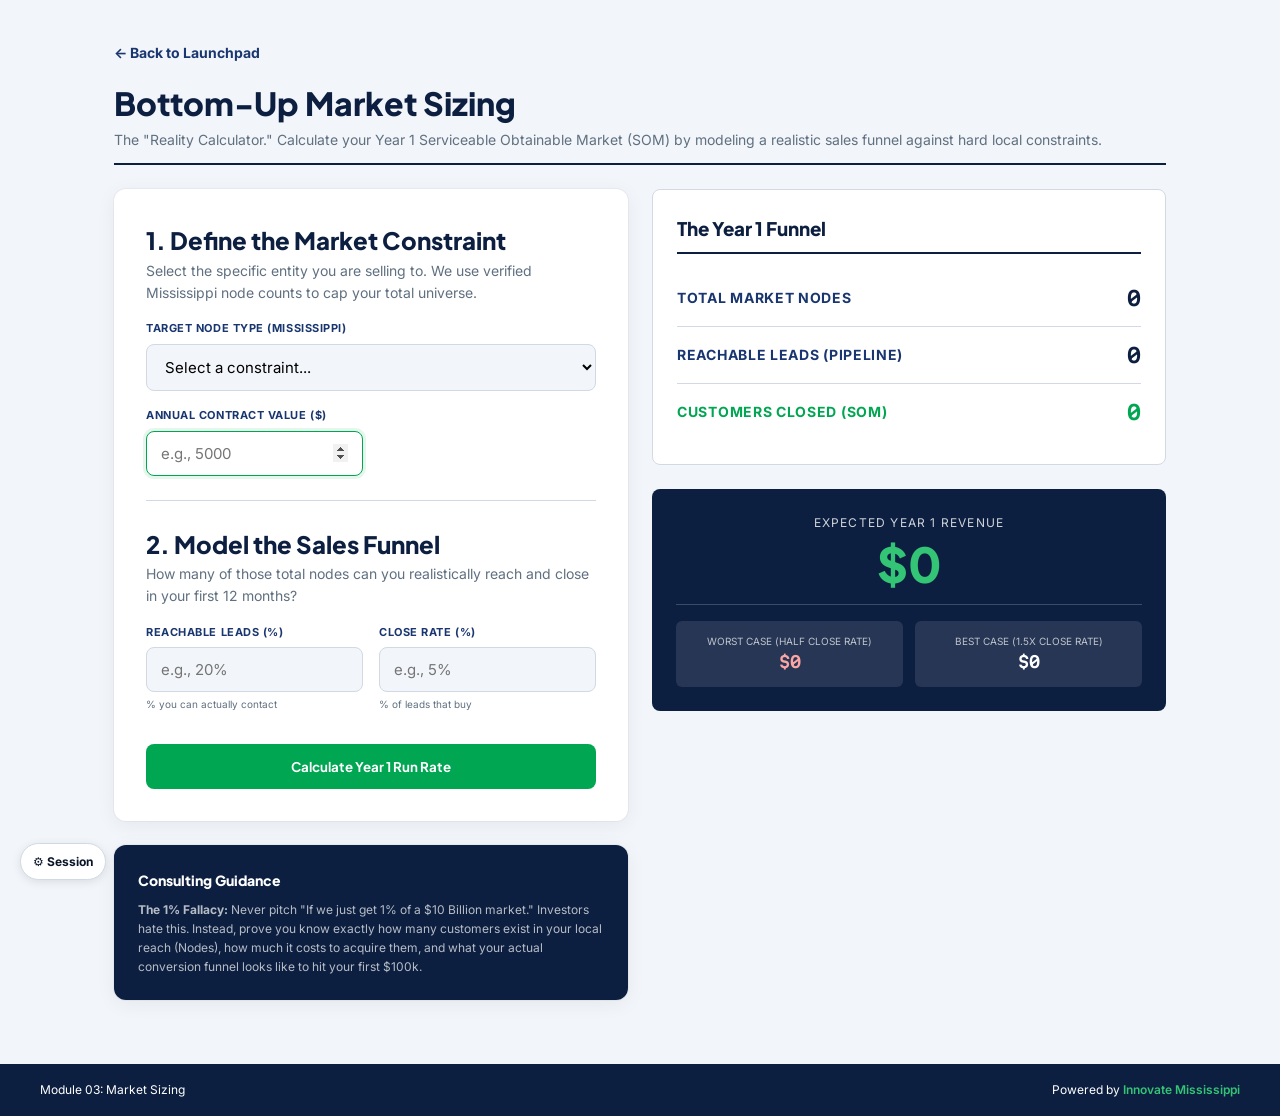
<file: modules/03-sizing/index.html>
<!DOCTYPE html>
<html lang="en">
<head>
    <meta charset="UTF-8">
    <meta name="viewport" content="width=device-width, initial-scale=1.0">
    <title>Bottom-Up Market Sizing | CoPath</title>
    <link rel="preconnect" href="https://fonts.googleapis.com">
    <link href="https://fonts.googleapis.com/css2?family=Plus+Jakarta+Sans:wght@400;700;800&family=Inter:wght@400;500;700&family=Martian+Mono:wght@600&display=swap" rel="stylesheet">
    <link rel="stylesheet" href="../../shared/styles.css">
    <style>
        .dashboard-grid { display: grid; grid-template-columns: 1fr 1fr; gap: 24px; }
        .funnel-container { background: var(--paper); border: 1px solid var(--border-color); border-radius: 8px; padding: 24px; margin-bottom: 24px; }
        .funnel-step { display: flex; justify-content: space-between; align-items: center; border-bottom: 1px solid var(--border-color); padding: 12px 0; }
        .funnel-step:last-child { border-bottom: none; }
        .step-label { font-size: 14px; font-weight: 700; color: var(--im-navy-mid); text-transform: uppercase; letter-spacing: 0.05em; }
        .step-value { font-family: var(--font-mono); font-size: 20px; font-weight: 600; color: var(--im-navy); }
        .revenue-box { background: var(--im-navy); color: white; border-radius: 8px; padding: 24px; text-align: center; }
        .rev-label { font-size: 12px; text-transform: uppercase; letter-spacing: 0.1em; opacity: 0.8; margin-bottom: 8px; }
        .rev-value { font-family: var(--font-display); font-size: 48px; font-weight: 800; color: var(--im-green-lt); line-height: 1; margin-bottom: 16px; }
        .range-grid { display: grid; grid-template-columns: 1fr 1fr; gap: 12px; border-top: 1px solid rgba(255,255,255,0.2); padding-top: 16px; }
        .range-box { background: rgba(255,255,255,0.1); padding: 12px; border-radius: 6px; }
        .range-box-label { font-size: 10px; text-transform: uppercase; opacity: 0.7; }
        .range-box-value { font-family: var(--font-mono); font-size: 16px; font-weight: 600; }

        @media (max-width: 768px) {
            .dashboard-grid { grid-template-columns: 1fr; }
        }
    </style>
</head>
<body>

<div class="copath-wrapper">
    <div class="copath-header no-print">
        <a href="../../index.html" style="text-decoration: none; color: var(--im-navy-mid); font-size: 14px; font-weight: 700;">&larr; Back to Launchpad</a>
        <h1 style="margin-top: 12px;">Bottom-Up Market Sizing</h1>
        <p class="text-muted">The "Reality Calculator." Calculate your Year 1 Serviceable Obtainable Market (SOM) by modeling a realistic sales funnel against hard local constraints.</p>
    </div>

    <div class="dashboard-grid">
        <div>
            <div class="copath-card no-print">
                <h2>1. Define the Market Constraint</h2>
                <p class="text-muted mb-4">Select the specific entity you are selling to. We use verified Mississippi node counts to cap your total universe.</p>

                <label>Target Node Type (Mississippi)</label>
                <select id="node-select" onchange="checkCustomNode()" style="margin-bottom: 16px;">
                    <option value="" disabled selected>Loading MS Nodes...</option>
                </select>

                <div id="custom-node-wrap" style="display: none; margin-bottom: 16px;">
                    <label>Custom Total Market Size (Count)</label>
                    <input type="number" id="custom-node-count" placeholder="e.g., 500 local businesses">
                </div>

                <div class="form-grid">
                    <div>
                        <label>Annual Contract Value ($)</label>
                        <input type="number" id="input-acv" placeholder="e.g., 5000">
                    </div>
                </div>

                <hr style="border: none; border-top: 1px solid var(--border-color); margin: 24px 0;">

                <h2>2. Model the Sales Funnel</h2>
                <p class="text-muted mb-4">How many of those total nodes can you realistically reach and close in your first 12 months?</p>

                <div class="form-grid">
                    <div>
                        <label>Reachable Leads (%)</label>
                        <input type="number" id="input-lead-rate" min="1" max="100" placeholder="e.g., 20%">
                        <p style="font-size: 10px; color: var(--text-muted); margin-top: 4px;">% you can actually contact</p>
                    </div>
                    <div>
                        <label>Close Rate (%)</label>
                        <input type="number" id="input-close-rate" min="1" max="100" placeholder="e.g., 5%">
                        <p style="font-size: 10px; color: var(--text-muted); margin-top: 4px;">% of leads that buy</p>
                    </div>
                </div>

                <button class="btn-primary" style="width: 100%; margin-top: 16px;" onclick="calculateFunnel()">Calculate Year 1 Run Rate</button>
            </div>

            <div class="copath-card no-print" style="padding: 24px; background: var(--im-navy); color: white;">
                <h3 style="font-size: 14px; margin-bottom: 8px; color: white;">Consulting Guidance</h3>
                <p style="font-size: 12px; color: rgba(255,255,255,0.7);"><strong>The 1% Fallacy:</strong> Never pitch "If we just get 1% of a $10 Billion market." Investors hate this. Instead, prove you know exactly how many customers exist in your local reach (Nodes), how much it costs to acquire them, and what your actual conversion funnel looks like to hit your first $100k.</p>
            </div>
        </div>

        <div>
            <div class="funnel-container">
                <h3 style="margin-bottom: 16px; border-bottom: 2px solid var(--im-navy); padding-bottom: 8px;">The Year 1 Funnel</h3>
                <div class="funnel-step">
                    <div class="step-label">Total Market Nodes</div>
                    <div class="step-value" id="out-total-nodes">0</div>
                </div>
                <div class="funnel-step">
                    <div class="step-label">Reachable Leads (Pipeline)</div>
                    <div class="step-value" id="out-leads">0</div>
                </div>
                <div class="funnel-step">
                    <div class="step-label" style="color: var(--im-green);">Customers Closed (SOM)</div>
                    <div class="step-value" style="color: var(--im-green);" id="out-customers">0</div>
                </div>
            </div>

            <div class="revenue-box">
                <div class="rev-label">Expected Year 1 Revenue</div>
                <div class="rev-value" id="out-rev-expected">$0</div>
                <div class="range-grid">
                    <div class="range-box">
                        <div class="range-box-label">Worst Case (Half Close Rate)</div>
                        <div class="range-box-value" style="color: #FCA5A5;" id="out-rev-worst">$0</div>
                    </div>
                    <div class="range-box">
                        <div class="range-box-label">Best Case (1.5x Close Rate)</div>
                        <div class="range-box-value" id="out-rev-best">$0</div>
                    </div>
                </div>
            </div>

            <div id="alert-conversion" class="alert-box alert-danger">
                <strong>Delusion Warning: Unrealistic Conversion</strong><br>
                You are projecting a close rate higher than 15%. In B2B or complex sales, this is mathematically highly improbable without a warm referral network. Lower your close rate to 3-5% for cold outreach realism.
            </div>

            <div id="alert-lifestyle" class="alert-box alert-warning">
                <strong>Scale Warning: Lifestyle Business Territory</strong><br>
                Your Year 1 Expected Revenue is below $150,000. While this is a great start, it may not support venture-scale growth or external hiring. You must either increase your ACV or significantly expand your reachable node universe to build a venture-backed company.
            </div>

            <div id="alert-sustainable" class="alert-box alert-success">
                <strong>Sustainable Base Identified</strong><br>
                Your funnel metrics yield a strong, realistic base for a seed-stage company. Your conversion metrics are within reasonable industry benchmarks.
            </div>
        </div>
    </div>
</div>

<footer class="global-footer no-print">
    <div>Module 03: Market Sizing</div>
    <div>Powered by <a href="https://innovate.ms" target="_blank">Innovate Mississippi</a></div>
</footer>

<script src="../../shared/core.js"></script>
<script>
    const MODULE_ID = '03_sizing';
    let msNodesData = null;

    const fallbackNodes = {
        ms_nodes: {
            public_school_districts: 139,
            hospitals_and_medical_centers: 96,
            farms_and_agricultural_operations: 30800,
            incorporated_municipalities: 299,
            counties: 82,
            community_colleges: 15,
            public_universities: 8,
            rural_critical_access_hospitals: 34
        }
    };

    const formatMoney = (num) => '$' + num.toLocaleString(undefined, { minimumFractionDigits: 0, maximumFractionDigits: 0 });

    async function init() {
        const rawData = await CoPathCore.fetchData('sizing');
        msNodesData = rawData ? rawData : fallbackNodes;

        const select = document.getElementById('node-select');
        select.innerHTML = '<option value="" disabled selected>Select a constraint...</option>';

        for (const [key, value] of Object.entries(msNodesData.ms_nodes)) {
            const cleanName = key.replace(/_/g, ' ').replace(/\b\w/g, l => l.toUpperCase());
            const option = document.createElement('option');
            option.value = value;
            option.text = `Mississippi ${cleanName} (Max: ${value.toLocaleString()})`;
            select.appendChild(option);
        }
        select.appendChild(new Option('Other / Custom Node Count...', 'custom'));

        const draft = CoPathCore.loadDraft(MODULE_ID);
        if (draft && draft.data) {
            document.getElementById('input-acv').value = draft.data.acv || '';
            document.getElementById('input-lead-rate').value = draft.data.leadRate || '';
            document.getElementById('input-close-rate').value = draft.data.closeRate || '';
            if (draft.data.nodeType === 'custom') {
                select.value = 'custom';
                document.getElementById('custom-node-count').value = draft.data.customCount || '';
                checkCustomNode();
            } else if (draft.data.nodeValue) {
                select.value = draft.data.nodeValue;
            }
            if (draft.data.acv) calculateFunnel();
        }

        // Auto-focus the most likely first interaction.
        const acvInput = document.getElementById('input-acv');
        if (acvInput && !acvInput.value) acvInput.focus();
        CoPathCore.enterToSubmit(['custom-node-count', 'input-acv', 'input-lead-rate', 'input-close-rate'], calculateFunnel);
    }

    function checkCustomNode() {
        const val = document.getElementById('node-select').value;
        document.getElementById('custom-node-wrap').style.display = (val === 'custom') ? 'block' : 'none';
    }

    function calculateFunnel() {
        const selectVal = document.getElementById('node-select').value;
        let totalNodes = 0;

        if (selectVal === 'custom') {
            totalNodes = parseInt(document.getElementById('custom-node-count').value) || 0;
        } else {
            totalNodes = parseInt(selectVal) || 0;
        }

        const acvInput = document.getElementById('input-acv');
        const leadInput = document.getElementById('input-lead-rate');
        const closeInput = document.getElementById('input-close-rate');
        const nodeSelect = document.getElementById('node-select');
        const customInput = document.getElementById('custom-node-count');

        const acv = parseFloat(acvInput.value) || 0;
        const leadRate = parseFloat(leadInput.value) || 0;
        const closeRate = parseFloat(closeInput.value) || 0;

        let bad = false;
        if (totalNodes === 0) {
            CoPathCore.markFieldError(selectVal === 'custom' ? customInput : nodeSelect, 'Pick a node type or enter a custom count.');
            bad = true;
        }
        if (acv === 0) { CoPathCore.markFieldError(acvInput, 'Enter your ACV.'); bad = true; }
        if (bad) return;

        const leads = Math.floor(totalNodes * (leadRate / 100));
        const customers = Math.floor(leads * (closeRate / 100));

        const expectedRev = customers * acv;
        const worstRev = Math.floor(leads * ((closeRate / 2) / 100)) * acv;
        const bestRev = Math.floor(leads * ((closeRate * 1.5) / 100)) * acv;

        document.getElementById('out-total-nodes').innerText = totalNodes.toLocaleString();
        document.getElementById('out-leads').innerText = leads.toLocaleString();
        document.getElementById('out-customers').innerText = customers.toLocaleString();
        document.getElementById('out-rev-expected').innerText = formatMoney(expectedRev);
        document.getElementById('out-rev-worst').innerText = formatMoney(worstRev);
        document.getElementById('out-rev-best').innerText = formatMoney(bestRev);

        const alertConv = document.getElementById('alert-conversion');
        const alertLife = document.getElementById('alert-lifestyle');
        const alertSust = document.getElementById('alert-sustainable');

        alertConv.style.display = 'none';
        alertLife.style.display = 'none';
        alertSust.style.display = 'none';

        if (closeRate > 15) {
            alertConv.style.display = 'block';
        } else if (expectedRev > 0 && expectedRev < 150000) {
            alertLife.style.display = 'block';
        } else if (expectedRev >= 150000 && closeRate <= 15) {
            alertSust.style.display = 'block';
        }

        CoPathCore.saveDraft(MODULE_ID, {
            nodeType: selectVal === 'custom' ? 'custom' : 'preset',
            nodeValue: selectVal,
            customCount: totalNodes,
            acv,
            leadRate,
            closeRate
        });
    }

    document.addEventListener('DOMContentLoaded', init);
</script>
</body>
</html>
</file>
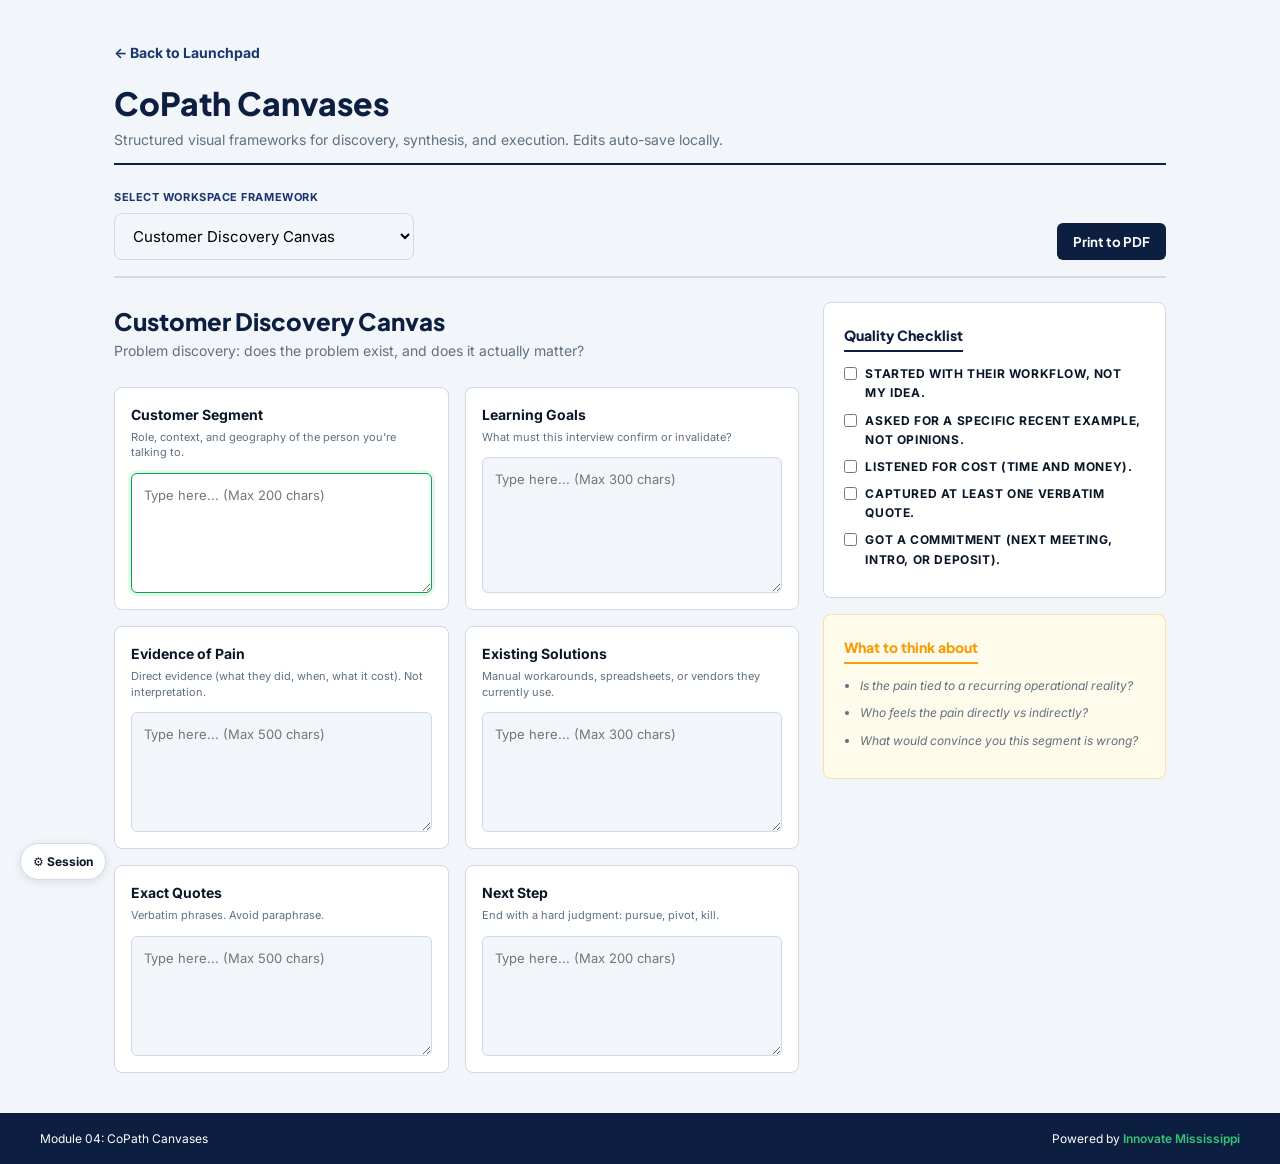
<file: modules/04-canvases/index.html>
<!DOCTYPE html>
<html lang="en">
<head>
    <meta charset="UTF-8">
    <meta name="viewport" content="width=device-width, initial-scale=1.0">
    <title>CoPath Canvases | Innovate Mississippi</title>
    <link rel="preconnect" href="https://fonts.googleapis.com">
    <link href="https://fonts.googleapis.com/css2?family=Plus+Jakarta+Sans:wght@400;700;800&family=Inter:wght@400;500;700&family=Martian+Mono:wght@600&display=swap" rel="stylesheet">
    <link rel="stylesheet" href="../../shared/styles.css">
    <style>
        .canvas-header-bar { display: flex; justify-content: space-between; align-items: flex-end; margin-bottom: 24px; border-bottom: 2px solid var(--border-color); padding-bottom: 16px; gap: 16px; flex-wrap: wrap; }
        .canvas-grid { display: grid; grid-template-columns: 2fr 1fr; gap: 24px; }
        .box-grid { display: grid; grid-template-columns: 1fr 1fr; gap: 16px; }

        .canvas-box { background: var(--paper); border: 1px solid var(--border-color); border-radius: 8px; padding: 16px; display: flex; flex-direction: column; }
        .canvas-box h4 { font-size: 14px; margin-bottom: 4px; }
        .canvas-box p { font-size: 11px; color: var(--text-muted); margin-bottom: 12px; line-height: 1.4; }
        .canvas-textarea { flex-grow: 1; min-height: 120px; resize: vertical; border: 1px solid var(--border-color); border-radius: 6px; padding: 12px; font-family: var(--font-sans); font-size: 13px; line-height: 1.5; background: var(--bg-color); }
        .canvas-textarea:focus { background: var(--paper); border-color: var(--im-green); outline: none; }

        .sidebar-section { background: var(--paper); border: 1px solid var(--border-color); border-radius: 8px; padding: 20px; margin-bottom: 16px; }
        .sidebar-section h3 { font-size: 14px; margin-bottom: 12px; border-bottom: 2px solid var(--im-navy); padding-bottom: 4px; display: inline-block; }
        .check-item { display: flex; align-items: flex-start; gap: 8px; margin-bottom: 8px; font-size: 12px; color: var(--text-main); }
        .check-item input { margin-top: 3px; }
        .reflection-list { padding-left: 16px; font-size: 12px; color: var(--text-muted); font-style: italic; }
        .reflection-list li { margin-bottom: 8px; }

        .print-btn { background: var(--im-navy); color: white; border: none; padding: 10px 16px; border-radius: 6px; font-family: var(--font-display); font-weight: 700; cursor: pointer; display: flex; gap: 8px; align-items: center; }
        .print-btn:hover { background: var(--im-navy-mid); }

        @media (max-width: 900px) {
            .canvas-grid { grid-template-columns: 1fr; }
            .box-grid { grid-template-columns: 1fr; }
        }

        @media print {
            .canvas-grid { display: block; }
            .sidebar-section { break-inside: avoid; margin-top: 20px; }
            .canvas-box { break-inside: avoid; margin-bottom: 16px; border: 1px solid #000; }
            .canvas-textarea { border: none; padding: 0; background: transparent; min-height: auto; resize: none; }
            .no-print, select, .print-btn { display: none !important; }
        }
    </style>
</head>
<body>

<div class="copath-wrapper">
    <div class="copath-header no-print">
        <a href="../../index.html" style="text-decoration: none; color: var(--im-navy-mid); font-size: 14px; font-weight: 700;">&larr; Back to Launchpad</a>
        <h1 style="margin-top: 12px;">CoPath Canvases</h1>
        <p class="text-muted">Structured visual frameworks for discovery, synthesis, and execution. Edits auto-save locally.</p>
    </div>

    <div id="draft-alert" class="alert-box alert-success no-print" style="margin-bottom: 24px; padding: 12px;">
        <strong>Session Restored:</strong> Your previous canvas notes have been loaded from local storage.
    </div>

    <div class="canvas-header-bar no-print">
        <div>
            <label>Select Workspace Framework</label>
            <select id="canvas-selector" onchange="switchCanvas()" style="min-width: 300px;"></select>
        </div>
        <button class="print-btn" onclick="window.print()">Print to PDF</button>
    </div>

    <div class="canvas-grid">
        <div>
            <div id="canvas-title-area" style="margin-bottom: 24px;">
                <h2 id="c-title" style="font-size: 24px;">Canvas Title</h2>
                <p id="c-subtitle" class="text-muted"></p>
            </div>
            <div class="box-grid" id="canvas-boxes"></div>
        </div>

        <div>
            <div class="sidebar-section">
                <h3>Quality Checklist</h3>
                <div id="canvas-checklist"></div>
            </div>

            <div class="sidebar-section" style="background: #FFFBEB; border-color: rgba(245,158,11,0.3);">
                <h3 style="color: var(--im-amber); border-bottom-color: var(--im-amber);">What to think about</h3>
                <ul class="reflection-list" id="canvas-reflections"></ul>
            </div>
        </div>
    </div>
</div>

<footer class="global-footer no-print">
    <div>Module 04: CoPath Canvases</div>
    <div>Powered by <a href="https://innovate.ms" target="_blank">Innovate Mississippi</a></div>
</footer>

<script src="../../shared/core.js"></script>
<script>
    const MODULE_ID = '04_canvases';
    let canvasData = [];
    let currentCanvasId = null;
    let savedState = {};

    const fallbackCanvases = [
        {
            id: 'discovery',
            title: 'Customer Discovery Canvas',
            subtitle: 'Problem discovery: does the problem exist, and does it matter?',
            boxes: [
                { id: 'segment', title: 'Customer Segment', desc: 'Role, context, and geography.', limit: 200 },
                { id: 'goals', title: 'Learning Goals', desc: 'What must this interview confirm?', limit: 300 },
                { id: 'pain', title: 'Evidence of Pain', desc: 'Capture direct evidence, not interpretation.', limit: 500 },
                { id: 'solutions', title: 'Existing Solutions', desc: 'Manual workarounds or vendors.', limit: 300 },
                { id: 'quotes', title: 'Exact Quotes', desc: 'Verbatim phrases.', limit: 500 },
                { id: 'decision', title: 'Next Step', desc: 'End with a hard judgment.', limit: 200 }
            ],
            checklist: ['Started with workflow, not my idea.', 'Asked for a specific recent example.', 'Listened for cost (time/money).'],
            reflections: ['Is the pain tied to a recurring operational reality?', 'Who feels the pain directly vs indirectly?', 'What would convince you this segment is wrong?']
        }
    ];

    async function init() {
        const rawData = await CoPathCore.fetchData('canvases');
        canvasData = rawData ? rawData.canvases : fallbackCanvases;

        const draft = CoPathCore.loadDraft(MODULE_ID);
        if (draft && draft.data) {
            savedState = draft.data;
            document.getElementById('draft-alert').style.display = 'block';
            setTimeout(() => { document.getElementById('draft-alert').style.display = 'none'; }, 4000);
        }

        const selector = document.getElementById('canvas-selector');
        canvasData.forEach((c) => {
            const opt = document.createElement('option');
            opt.value = c.id;
            opt.text = c.title;
            selector.appendChild(opt);
        });

        currentCanvasId = canvasData[0].id;
        renderCanvas();

        const firstTextarea = document.querySelector('.canvas-textarea');
        if (firstTextarea) firstTextarea.focus();
    }

    function switchCanvas() {
        currentCanvasId = document.getElementById('canvas-selector').value;
        renderCanvas();
    }

    function handleInput() {
        if (!savedState[currentCanvasId]) savedState[currentCanvasId] = { texts: {}, checks: {} };
        document.querySelectorAll('.canvas-textarea').forEach(el => {
            savedState[currentCanvasId].texts[el.id] = el.value;
        });
        document.querySelectorAll('.check-item input').forEach(el => {
            savedState[currentCanvasId].checks[el.id] = el.checked;
        });
        CoPathCore.saveDraft(MODULE_ID, savedState);
    }

    function renderCanvas() {
        const canvas = canvasData.find(c => c.id === currentCanvasId);
        const state = savedState[currentCanvasId] || { texts: {}, checks: {} };

        document.getElementById('c-title').innerText = canvas.title;
        document.getElementById('c-subtitle').innerText = canvas.subtitle;

        const boxContainer = document.getElementById('canvas-boxes');
        boxContainer.innerHTML = '';
        canvas.boxes.forEach(box => {
            const div = document.createElement('div');
            div.className = 'canvas-box';
            const textValue = state.texts[`box-${box.id}`] || '';
            div.innerHTML = `
                <h4>${box.title}</h4>
                <p>${box.desc}</p>
                <textarea id="box-${box.id}" class="canvas-textarea" maxlength="${box.limit || 500}" oninput="handleInput()" placeholder="Type here... (Max ${box.limit || 500} chars)">${textValue}</textarea>
            `;
            boxContainer.appendChild(div);
        });

        const checkContainer = document.getElementById('canvas-checklist');
        checkContainer.innerHTML = '';
        canvas.checklist.forEach((item, index) => {
            const checkId = `chk-${index}`;
            const isChecked = state.checks[checkId] ? 'checked' : '';
            checkContainer.innerHTML += `
                <label class="check-item">
                    <input type="checkbox" id="${checkId}" onchange="handleInput()" ${isChecked}>
                    <span>${item}</span>
                </label>
            `;
        });

        const refContainer = document.getElementById('canvas-reflections');
        refContainer.innerHTML = '';
        canvas.reflections.forEach(item => {
            refContainer.innerHTML += `<li>${item}</li>`;
        });
    }

    document.addEventListener('DOMContentLoaded', init);
</script>
</body>
</html>
</file>
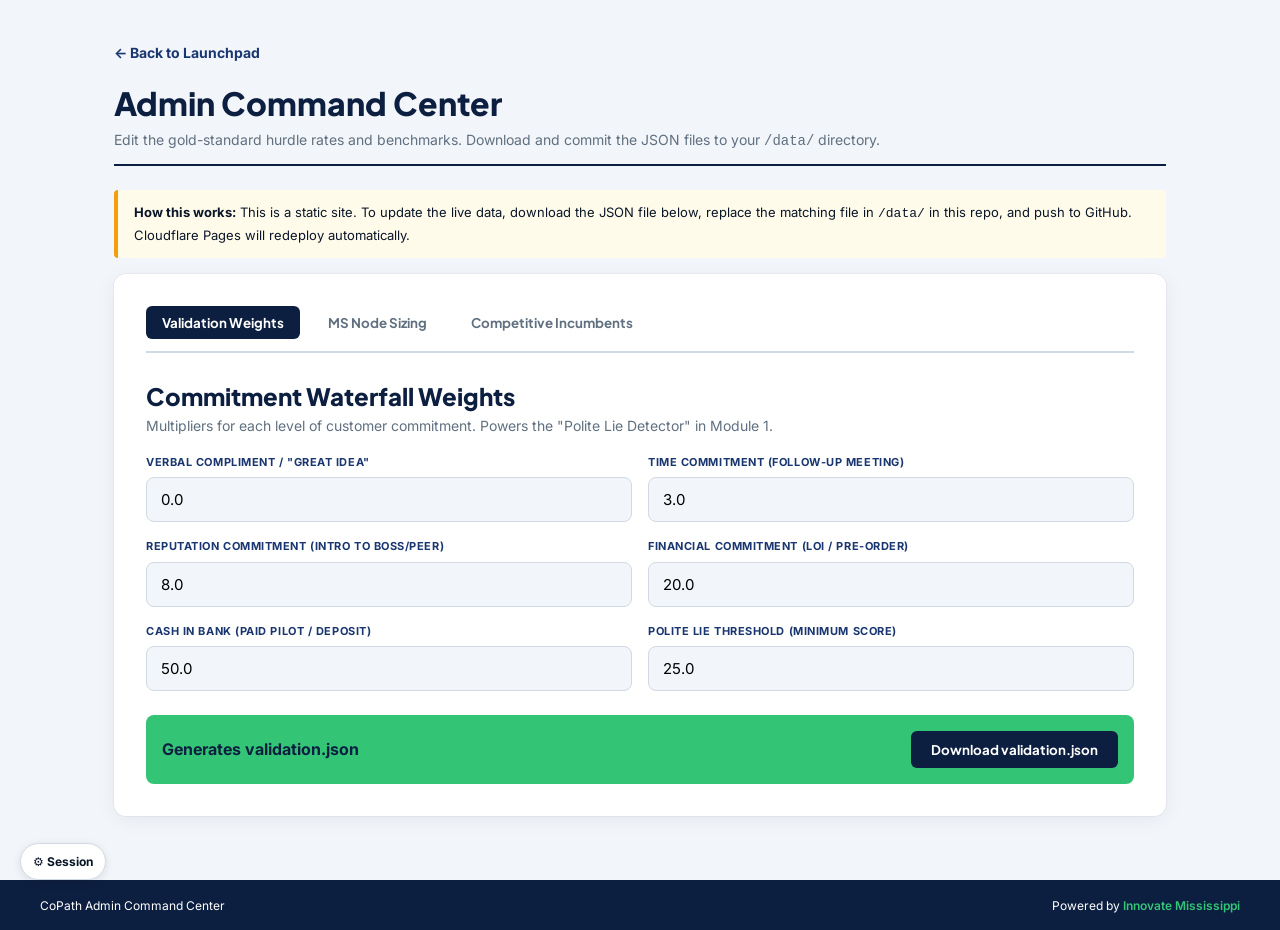
<file: modules/05-admin/index.html>
<!DOCTYPE html>
<html lang="en">
<head>
    <meta charset="UTF-8">
    <meta name="viewport" content="width=device-width, initial-scale=1.0">
    <title>Admin Command Center | CoPath</title>
    <link rel="preconnect" href="https://fonts.googleapis.com">
    <link href="https://fonts.googleapis.com/css2?family=Plus+Jakarta+Sans:wght@400;700;800&family=Inter:wght@400;500;700&family=Martian+Mono:wght@600&display=swap" rel="stylesheet">
    <link rel="stylesheet" href="../../shared/styles.css">
    <style>
        .admin-nav { display: flex; gap: 12px; margin-bottom: 24px; border-bottom: 2px solid var(--border-color); padding-bottom: 12px; flex-wrap: wrap; }
        .admin-nav button { background: none; border: none; font-family: var(--font-display); font-weight: 700; color: var(--text-muted); cursor: pointer; padding: 8px 16px; border-radius: 6px; }
        .admin-nav button.active { background: var(--im-navy); color: white; }
        .admin-section { display: none; }
        .admin-section.active { display: block; }
        .export-bar { background: var(--im-green-lt); padding: 16px; border-radius: 8px; display: flex; justify-content: space-between; align-items: center; margin-top: 24px; color: var(--im-navy); font-weight: 700; gap: 16px; flex-wrap: wrap; }
        .export-bar button { background: var(--im-navy); color: white; border: none; padding: 10px 20px; border-radius: 6px; cursor: pointer; font-weight: 700; font-family: var(--font-display); }
        .export-bar button:hover { background: var(--text-main); }
        .admin-note { background: #FFFBEB; border-left: 4px solid var(--im-amber); padding: 12px 16px; border-radius: 4px; font-size: 13px; color: var(--text-main); margin-bottom: 16px; }
    </style>
</head>
<body>

<div class="copath-wrapper">
    <div class="copath-header no-print">
        <a href="../../index.html" style="text-decoration: none; color: var(--im-navy-mid); font-size: 14px; font-weight: 700;">&larr; Back to Launchpad</a>
        <h1 style="margin-top: 12px;">Admin Command Center</h1>
        <p class="text-muted">Edit the gold-standard hurdle rates and benchmarks. Download and commit the JSON files to your <code>/data/</code> directory.</p>
    </div>

    <div class="admin-note">
        <strong>How this works:</strong> This is a static site. To update the live data, download the JSON file below, replace the matching file in <code>/data/</code> in this repo, and push to GitHub. Cloudflare Pages will redeploy automatically.
    </div>

    <div class="copath-card">
        <div class="admin-nav">
            <button class="active" onclick="switchTab(event, 'validation')">Validation Weights</button>
            <button onclick="switchTab(event, 'sizing')">MS Node Sizing</button>
            <button onclick="switchTab(event, 'competitive')">Competitive Incumbents</button>
        </div>

        <div id="tab-validation" class="admin-section active">
            <h2>Commitment Waterfall Weights</h2>
            <p class="text-muted mb-4">Multipliers for each level of customer commitment. Powers the "Polite Lie Detector" in Module 1.</p>

            <div class="form-grid">
                <div>
                    <label>Verbal Compliment / "Great Idea"</label>
                    <input type="number" id="val-verbal" value="0.0" step="0.1">
                </div>
                <div>
                    <label>Time Commitment (Follow-up Meeting)</label>
                    <input type="number" id="val-time" value="3.0" step="0.1">
                </div>
                <div>
                    <label>Reputation Commitment (Intro to Boss/Peer)</label>
                    <input type="number" id="val-intro" value="8.0" step="0.1">
                </div>
                <div>
                    <label>Financial Commitment (LOI / Pre-order)</label>
                    <input type="number" id="val-loi" value="20.0" step="0.1">
                </div>
                <div>
                    <label>Cash in Bank (Paid Pilot / Deposit)</label>
                    <input type="number" id="val-cash" value="50.0" step="0.1">
                </div>
                <div>
                    <label>Polite Lie Threshold (Minimum Score)</label>
                    <input type="number" id="val-threshold" value="25.0" step="1.0">
                </div>
            </div>

            <div class="export-bar">
                <span>Generates validation.json</span>
                <button onclick="exportJSON('validation')">Download validation.json</button>
            </div>
        </div>

        <div id="tab-sizing" class="admin-section">
            <h2>Mississippi Node Inventory</h2>
            <p class="text-muted mb-4">Hard-coded entity counts to cap deluded TAM/SOM estimates in Module 3.</p>

            <div class="form-grid">
                <div>
                    <label>Public School Districts</label>
                    <input type="number" id="node-schools" value="139">
                </div>
                <div>
                    <label>Hospitals & Medical Centers</label>
                    <input type="number" id="node-hospitals" value="96">
                </div>
                <div>
                    <label>Rural Critical Access Hospitals</label>
                    <input type="number" id="node-cah" value="34">
                </div>
                <div>
                    <label>Farms & Ag Operations</label>
                    <input type="number" id="node-farms" value="30800">
                </div>
                <div>
                    <label>Incorporated Municipalities</label>
                    <input type="number" id="node-govs" value="299">
                </div>
                <div>
                    <label>Counties</label>
                    <input type="number" id="node-counties" value="82">
                </div>
                <div>
                    <label>Community Colleges</label>
                    <input type="number" id="node-cc" value="15">
                </div>
                <div>
                    <label>Public Universities</label>
                    <input type="number" id="node-univ" value="8">
                </div>
            </div>

            <div class="export-bar">
                <span>Generates sizing.json</span>
                <button onclick="exportJSON('sizing')">Download sizing.json</button>
            </div>
        </div>

        <div id="tab-competitive" class="admin-section">
            <h2>Industry Incumbents & Friction</h2>
            <p class="text-muted mb-4">Auto-populates the "Giant" competitors and switching costs in Module 6.</p>

            <label>AgTech Giants (comma-separated)</label>
            <input type="text" id="comp-agtech" value="John Deere Operations Center, Climate FieldView (Bayer), Trimble Agriculture" style="margin-bottom: 16px;">

            <label>GovTech Giants (comma-separated)</label>
            <input type="text" id="comp-govtech" value="Tyler Technologies, CentralSquare, Microsoft Dynamics 365 Gov" style="margin-bottom: 16px;">

            <label>HealthTech Giants (comma-separated)</label>
            <input type="text" id="comp-healthtech" value="Epic Systems, Cerner (Oracle), Meditech" style="margin-bottom: 16px;">

            <label>Status Quo Switching Cost (1-10 multiplier)</label>
            <input type="number" id="comp-friction" value="7.0" step="0.1" style="margin-bottom: 16px;">

            <div class="export-bar">
                <span>Generates a partial competitive.json (merge with full file)</span>
                <button onclick="exportJSON('competitive')">Download competitive.json</button>
            </div>
        </div>
    </div>
</div>

<footer class="global-footer no-print">
    <div>CoPath Admin Command Center</div>
    <div>Powered by <a href="https://innovate.ms" target="_blank">Innovate Mississippi</a></div>
</footer>

<script src="../../shared/core.js"></script>
<script>
    function switchTab(ev, tabId) {
        document.querySelectorAll('.admin-section').forEach(el => el.classList.remove('active'));
        document.querySelectorAll('.admin-nav button').forEach(el => el.classList.remove('active'));
        document.getElementById(`tab-${tabId}`).classList.add('active');
        ev.target.classList.add('active');
    }

    function downloadFile(filename, dataObj) {
        const dataStr = 'data:text/json;charset=utf-8,' + encodeURIComponent(JSON.stringify(dataObj, null, 2));
        const a = document.createElement('a');
        a.setAttribute('href', dataStr);
        a.setAttribute('download', filename);
        document.body.appendChild(a);
        a.click();
        a.remove();
    }

    function exportJSON(type) {
        const stamp = new Date().toISOString();
        if (type === 'validation') {
            downloadFile('validation.json', {
                _meta: { last_updated: stamp, version: '2.0', description: 'Commitment Currency weights and validation hurdles.' },
                weights: {
                    verbal: parseFloat(document.getElementById('val-verbal').value),
                    time_meeting: parseFloat(document.getElementById('val-time').value),
                    reputation_intro: parseFloat(document.getElementById('val-intro').value),
                    loi: parseFloat(document.getElementById('val-loi').value),
                    cash: parseFloat(document.getElementById('val-cash').value)
                },
                thresholds: {
                    polite_lie_minimum: parseFloat(document.getElementById('val-threshold').value),
                    vitamin_pain_threshold: 7.0
                }
            });
        } else if (type === 'sizing') {
            downloadFile('sizing.json', {
                _meta: { last_updated: stamp, source: 'MDA & Census Estimates' },
                ms_nodes: {
                    public_school_districts: parseInt(document.getElementById('node-schools').value),
                    hospitals_and_medical_centers: parseInt(document.getElementById('node-hospitals').value),
                    rural_critical_access_hospitals: parseInt(document.getElementById('node-cah').value),
                    farms_and_agricultural_operations: parseInt(document.getElementById('node-farms').value),
                    incorporated_municipalities: parseInt(document.getElementById('node-govs').value),
                    counties: parseInt(document.getElementById('node-counties').value),
                    community_colleges: parseInt(document.getElementById('node-cc').value),
                    public_universities: parseInt(document.getElementById('node-univ').value)
                }
            });
        } else if (type === 'competitive') {
            downloadFile('competitive.json', {
                _meta: { last_updated: stamp, note: 'Partial export. Merge with the full competitive.json in /data/.' },
                incumbents: {
                    agtech: document.getElementById('comp-agtech').value.split(',').map(s => s.trim()),
                    govtech: document.getElementById('comp-govtech').value.split(',').map(s => s.trim()),
                    healthtech: document.getElementById('comp-healthtech').value.split(',').map(s => s.trim())
                },
                global_friction_modifier: parseFloat(document.getElementById('comp-friction').value)
            });
        }
    }
</script>
</body>
</html>
</file>
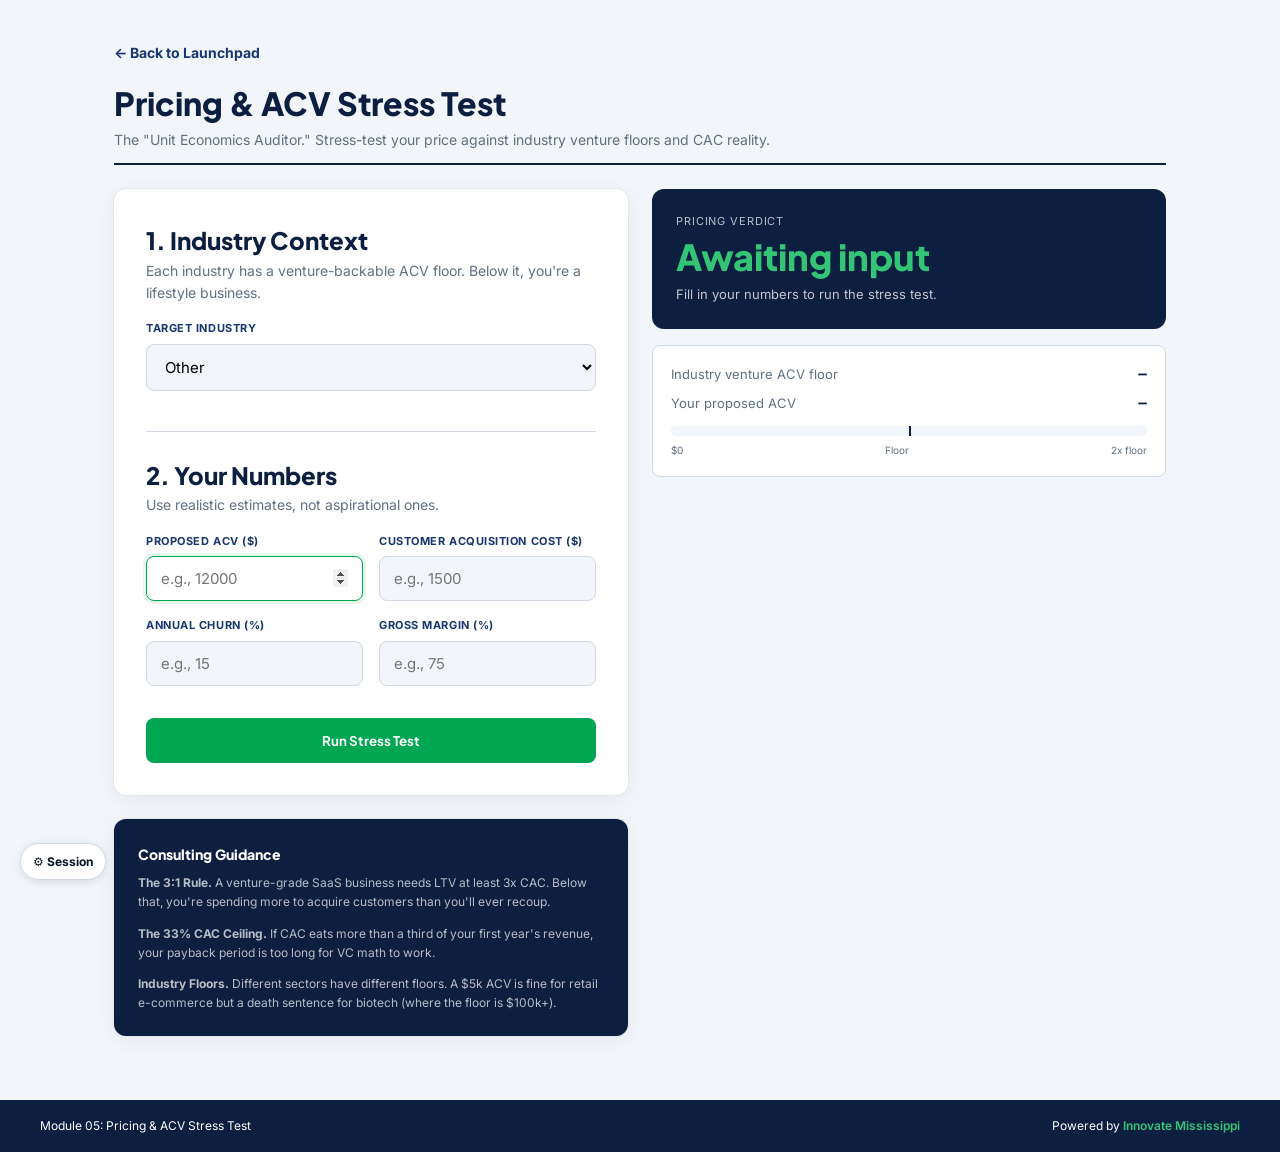
<file: modules/05-pricing/index.html>
<!DOCTYPE html>
<html lang="en">
<head>
    <meta charset="UTF-8">
    <meta name="viewport" content="width=device-width, initial-scale=1.0">
    <title>Pricing & ACV Stress Test | CoPath</title>
    <link rel="preconnect" href="https://fonts.googleapis.com">
    <link href="https://fonts.googleapis.com/css2?family=Plus+Jakarta+Sans:wght@400;700;800&family=Inter:wght@400;500;700&family=Martian+Mono:wght@600&display=swap" rel="stylesheet">
    <link rel="stylesheet" href="../../shared/styles.css">
    <style>
        .dashboard-grid { display: grid; grid-template-columns: 1fr 1fr; gap: 24px; }

        .verdict-card { background: var(--im-navy); color: white; border-radius: 12px; padding: 24px; margin-bottom: 16px; }
        .verdict-label { font-size: 11px; text-transform: uppercase; letter-spacing: 0.08em; opacity: 0.7; margin-bottom: 6px; }
        .verdict-value { font-family: var(--font-display); font-size: 36px; font-weight: 800; color: var(--im-green-lt); line-height: 1.1; }
        .verdict-sub { font-size: 13px; opacity: 0.75; margin-top: 8px; }
        .verdict-card.amber .verdict-value { color: #FCD34D; }
        .verdict-card.red .verdict-value { color: #FCA5A5; }

        .metric-grid { display: grid; grid-template-columns: 1fr 1fr; gap: 12px; margin-top: 16px; }
        .metric-block { background: rgba(255,255,255,0.08); padding: 14px; border-radius: 8px; }
        .metric-block .metric-label { font-size: 10px; text-transform: uppercase; letter-spacing: 0.05em; opacity: 0.7; }
        .metric-block .metric-value { font-family: var(--font-mono); font-size: 18px; font-weight: 700; margin-top: 4px; }

        .floor-bar { background: var(--paper); border: 1px solid var(--border-color); border-radius: 8px; padding: 18px; margin-bottom: 16px; }
        .floor-bar .row { display: flex; justify-content: space-between; align-items: baseline; margin-bottom: 8px; font-size: 13px; }
        .floor-bar .row .label { color: var(--text-muted); }
        .floor-bar .row .val { font-family: var(--font-mono); font-weight: 700; color: var(--im-navy); }
        .gauge { height: 10px; border-radius: 5px; background: var(--bg-color); margin-top: 12px; overflow: hidden; position: relative; }
        .gauge-fill { height: 100%; transition: width 0.3s ease; }
        .gauge-fill.green { background: var(--im-green); }
        .gauge-fill.amber { background: var(--im-amber); }
        .gauge-fill.red { background: var(--im-red); }
        .gauge-marker { position: absolute; top: -3px; bottom: -3px; width: 2px; background: var(--im-navy); }

        @media (max-width: 768px) {
            .dashboard-grid { grid-template-columns: 1fr; }
            .metric-grid { grid-template-columns: 1fr; }
        }
    </style>
</head>
<body>

<div class="copath-wrapper">
    <div class="copath-header no-print">
        <a href="../../index.html" style="text-decoration: none; color: var(--im-navy-mid); font-size: 14px; font-weight: 700;">&larr; Back to Launchpad</a>
        <h1 style="margin-top: 12px;">Pricing & ACV Stress Test</h1>
        <p class="text-muted">The "Unit Economics Auditor." Stress-test your price against industry venture floors and CAC reality.</p>
    </div>

    <div class="dashboard-grid">
        <div>
            <div class="copath-card no-print">
                <h2>1. Industry Context</h2>
                <p class="text-muted mb-4">Each industry has a venture-backable ACV floor. Below it, you're a lifestyle business.</p>

                <label>Target Industry</label>
                <select id="pricing-industry" style="margin-bottom: 16px;">
                    <option value="" disabled selected>Loading industries...</option>
                </select>

                <hr style="border: none; border-top: 1px solid var(--border-color); margin: 24px 0;">

                <h2>2. Your Numbers</h2>
                <p class="text-muted mb-4">Use realistic estimates, not aspirational ones.</p>

                <div class="form-grid">
                    <div>
                        <label>Proposed ACV ($)</label>
                        <input type="number" id="pricing-acv" min="0" step="100" placeholder="e.g., 12000">
                    </div>
                    <div>
                        <label>Customer Acquisition Cost ($)</label>
                        <input type="number" id="pricing-cac" min="0" step="100" placeholder="e.g., 1500">
                    </div>
                </div>

                <div class="form-grid">
                    <div>
                        <label>Annual Churn (%)</label>
                        <input type="number" id="pricing-churn" min="1" max="100" step="1" placeholder="e.g., 15">
                    </div>
                    <div>
                        <label>Gross Margin (%)</label>
                        <input type="number" id="pricing-margin" min="0" max="100" step="1" placeholder="e.g., 75">
                    </div>
                </div>

                <button class="btn-primary" style="width: 100%; margin-top: 16px;" onclick="evaluate()">Run Stress Test</button>
            </div>

            <div class="copath-card no-print" style="padding: 24px; background: var(--im-navy); color: white;">
                <h3 style="font-size: 14px; margin-bottom: 8px; color: white;">Consulting Guidance</h3>
                <p style="font-size: 12px; color: rgba(255,255,255,0.7); margin-bottom: 12px;"><strong>The 3:1 Rule.</strong> A venture-grade SaaS business needs LTV at least 3x CAC. Below that, you're spending more to acquire customers than you'll ever recoup.</p>
                <p style="font-size: 12px; color: rgba(255,255,255,0.7); margin-bottom: 12px;"><strong>The 33% CAC Ceiling.</strong> If CAC eats more than a third of your first year's revenue, your payback period is too long for VC math to work.</p>
                <p style="font-size: 12px; color: rgba(255,255,255,0.7);"><strong>Industry Floors.</strong> Different sectors have different floors. A $5k ACV is fine for retail e-commerce but a death sentence for biotech (where the floor is $100k+).</p>
            </div>
        </div>

        <div>
            <div class="verdict-card" id="verdict-card">
                <div class="verdict-label">Pricing Verdict</div>
                <div class="verdict-value" id="verdict-value">Awaiting input</div>
                <div class="verdict-sub" id="verdict-sub">Fill in your numbers to run the stress test.</div>

                <div class="metric-grid" id="metric-grid" style="display: none;">
                    <div class="metric-block">
                        <div class="metric-label">LTV : CAC</div>
                        <div class="metric-value" id="metric-ltv-cac">—</div>
                    </div>
                    <div class="metric-block">
                        <div class="metric-label">CAC Payback (months)</div>
                        <div class="metric-value" id="metric-payback">—</div>
                    </div>
                    <div class="metric-block">
                        <div class="metric-label">CAC : ACV</div>
                        <div class="metric-value" id="metric-cac-acv">—</div>
                    </div>
                    <div class="metric-block">
                        <div class="metric-label">Lifetime Value</div>
                        <div class="metric-value" id="metric-ltv">—</div>
                    </div>
                </div>
            </div>

            <div class="floor-bar">
                <div class="row">
                    <span class="label">Industry venture ACV floor</span>
                    <span class="val" id="floor-value">—</span>
                </div>
                <div class="row">
                    <span class="label">Your proposed ACV</span>
                    <span class="val" id="acv-value">—</span>
                </div>
                <div class="gauge">
                    <div class="gauge-fill green" id="gauge-fill" style="width: 0%;"></div>
                    <div class="gauge-marker" id="gauge-marker" style="left: 50%;"></div>
                </div>
                <div style="display: flex; justify-content: space-between; font-size: 10px; color: var(--text-muted); margin-top: 6px;">
                    <span>$0</span>
                    <span id="floor-marker-label">Floor</span>
                    <span id="gauge-cap-label">2x floor</span>
                </div>
            </div>

            <div id="alert-below-floor" class="alert-box alert-danger">
                <strong>Sub-Venture Pricing</strong><br>
                Your ACV is below the venture-backable floor for this industry. Investors will pass — and the math probably won't sustain a team. Either increase your price, expand to higher-tier customers, or reposition to a sector with a lower floor.
            </div>

            <div id="alert-cac-danger" class="alert-box alert-danger">
                <strong>CAC Danger Zone</strong><br>
                Your CAC is more than 33% of your ACV. That's a long payback period and thin first-year margins. Find a cheaper acquisition channel or grow the contract size.
            </div>

            <div id="alert-broken-economics" class="alert-box alert-warning">
                <strong>LTV : CAC Below 3:1</strong><br>
                Even with this churn, every customer barely pays back their acquisition cost over their lifetime. You're running uphill: lower churn, lower CAC, or raise price.
            </div>

            <div id="alert-long-payback" class="alert-box alert-warning">
                <strong>Long Payback</strong><br>
                It takes more than 12 months to recoup CAC. You'll need significant runway between booking and break-even — VCs prefer payback under 12 months for SaaS.
            </div>

            <div id="alert-venture-grade" class="alert-box alert-success">
                <strong>Venture-Grade Pricing</strong><br>
                ACV is above the industry floor, CAC is healthy relative to ACV, and lifetime economics support reinvestment. Defensible pricing for a seed-stage raise.
            </div>
        </div>
    </div>
</div>

<footer class="global-footer no-print">
    <div>Module 05: Pricing & ACV Stress Test</div>
    <div>Powered by <a href="https://innovate.ms" target="_blank">Innovate Mississippi</a></div>
</footer>

<script src="../../shared/core.js"></script>
<script>
    const MODULE_ID = '05_pricing';
    const DEFAULT_INDUSTRY = 'other';

    let sizingData = null;
    let currentIndustry = DEFAULT_INDUSTRY;

    const fallbackSizing = {
        benchmarks: {
            other: { venture_acv_floor: 10000 },
            saas: { venture_acv_floor: 12000 }
        },
        global_thresholds: {
            danger_zone_cac_to_acv_ratio: 0.33
        }
    };

    function prettyIndustry(key) {
        return key.split('_').map(s => s.charAt(0).toUpperCase() + s.slice(1)).join(' ');
    }

    const formatMoney = (n) => '$' + Math.round(n).toLocaleString();

    async function init() {
        sizingData = await CoPathCore.fetchData('sizing');
        if (!sizingData || !sizingData.benchmarks) {
            console.warn('Using fallback pricing benchmarks. Ensure sizing.json is in your data path.');
            sizingData = fallbackSizing;
        }

        // Populate industry dropdown
        const select = document.getElementById('pricing-industry');
        select.innerHTML = '';
        const industries = Object.keys(sizingData.benchmarks).sort();
        industries.forEach(key => {
            const opt = document.createElement('option');
            opt.value = key;
            opt.text = prettyIndustry(key);
            select.appendChild(opt);
        });

        // Restore draft
        const draft = CoPathCore.loadDraft(MODULE_ID);
        if (draft && draft.data) {
            currentIndustry = draft.data.industry || DEFAULT_INDUSTRY;
            select.value = currentIndustry;
            document.getElementById('pricing-acv').value = draft.data.acv || '';
            document.getElementById('pricing-cac').value = draft.data.cac || '';
            document.getElementById('pricing-churn').value = draft.data.churn || '';
            document.getElementById('pricing-margin').value = draft.data.margin || '';
            if (draft.data.acv) evaluate();
        } else {
            select.value = currentIndustry;
        }

        select.addEventListener('change', () => {
            currentIndustry = select.value;
            evaluate();
        });

        document.getElementById('pricing-acv').focus();
        CoPathCore.enterToSubmit(['pricing-acv', 'pricing-cac', 'pricing-churn', 'pricing-margin'], evaluate);
    }

    function getFloor() {
        const b = sizingData.benchmarks[currentIndustry];
        if (b && typeof b.venture_acv_floor === 'number') return b.venture_acv_floor;
        return sizingData.benchmarks.other ? sizingData.benchmarks.other.venture_acv_floor : 10000;
    }

    function evaluate() {
        const acvInput = document.getElementById('pricing-acv');
        const cacInput = document.getElementById('pricing-cac');
        const churnInput = document.getElementById('pricing-churn');
        const marginInput = document.getElementById('pricing-margin');

        const acv = parseFloat(acvInput.value) || 0;
        const cac = parseFloat(cacInput.value) || 0;
        const churn = parseFloat(churnInput.value) || 0;
        const margin = parseFloat(marginInput.value) || 0;

        let bad = false;
        if (acv === 0) { CoPathCore.markFieldError(acvInput, 'Enter your ACV.'); bad = true; }
        if (cac === 0) { CoPathCore.markFieldError(cacInput, 'Enter CAC.'); bad = true; }
        if (churn === 0) { CoPathCore.markFieldError(churnInput, 'Enter expected churn %.'); bad = true; }
        if (margin === 0) { CoPathCore.markFieldError(marginInput, 'Enter gross margin %.'); bad = true; }
        if (bad) return;

        // Persist
        CoPathCore.saveDraft(MODULE_ID, {
            industry: currentIndustry, acv, cac, churn, margin
        });

        // Math
        const floor = getFloor();
        const ltv = (acv * (margin / 100)) / (churn / 100);  // Margin-adjusted LTV
        const ltvCac = cac > 0 ? ltv / cac : Infinity;
        const cacAcv = acv > 0 ? cac / acv : Infinity;
        const monthlyMarginalRevenue = (acv * (margin / 100)) / 12;
        const paybackMonths = monthlyMarginalRevenue > 0 ? cac / monthlyMarginalRevenue : Infinity;

        // Render numeric metrics
        document.getElementById('metric-grid').style.display = 'grid';
        document.getElementById('metric-ltv-cac').innerText = isFinite(ltvCac) ? ltvCac.toFixed(1) + ':1' : '—';
        document.getElementById('metric-payback').innerText = isFinite(paybackMonths) ? paybackMonths.toFixed(1) : '—';
        document.getElementById('metric-cac-acv').innerText = (cacAcv * 100).toFixed(0) + '%';
        document.getElementById('metric-ltv').innerText = formatMoney(ltv);

        // Floor gauge — cap at 2x floor for visualization
        document.getElementById('floor-value').innerText = formatMoney(floor);
        document.getElementById('acv-value').innerText = formatMoney(acv);
        document.getElementById('gauge-cap-label').innerText = formatMoney(floor * 2);
        const cap = floor * 2;
        const fillPct = Math.min(100, (acv / cap) * 100);
        const fill = document.getElementById('gauge-fill');
        fill.style.width = fillPct + '%';
        fill.classList.remove('green', 'amber', 'red');
        if (acv >= floor) fill.classList.add('green');
        else if (acv >= floor * 0.5) fill.classList.add('amber');
        else fill.classList.add('red');
        // Marker at the floor (always at 50% of cap since cap = 2*floor)
        document.getElementById('gauge-marker').style.left = '50%';

        // Verdict
        const verdictCard = document.getElementById('verdict-card');
        const verdictValue = document.getElementById('verdict-value');
        const verdictSub = document.getElementById('verdict-sub');

        const cacDanger = sizingData.global_thresholds && sizingData.global_thresholds.danger_zone_cac_to_acv_ratio
            ? sizingData.global_thresholds.danger_zone_cac_to_acv_ratio
            : 0.33;

        const belowFloor = acv < floor;
        const cacBad = cacAcv > cacDanger;
        const ltvBroken = ltvCac < 3;
        const slowPayback = paybackMonths > 12;

        verdictCard.classList.remove('amber', 'red');
        if (belowFloor || cacBad) {
            verdictCard.classList.add('red');
            verdictValue.innerText = 'Sub-venture';
            verdictSub.innerText = belowFloor
                ? `Your ACV is below the ${prettyIndustry(currentIndustry)} venture floor.`
                : 'Your CAC is too high relative to first-year revenue.';
        } else if (ltvBroken || slowPayback) {
            verdictCard.classList.add('amber');
            verdictValue.innerText = 'Borderline';
            verdictSub.innerText = ltvBroken
                ? 'Lifetime value is below the 3x CAC rule.'
                : 'Payback period is longer than 12 months.';
        } else {
            verdictValue.innerText = 'Venture-grade';
            verdictSub.innerText = `Pricing clears the ${prettyIndustry(currentIndustry)} floor with healthy unit economics.`;
        }

        // Reality-check alerts
        const alerts = ['alert-below-floor', 'alert-cac-danger', 'alert-broken-economics', 'alert-long-payback', 'alert-venture-grade'];
        alerts.forEach(id => document.getElementById(id).style.display = 'none');

        if (belowFloor) document.getElementById('alert-below-floor').style.display = 'block';
        if (cacBad) document.getElementById('alert-cac-danger').style.display = 'block';
        if (!belowFloor && !cacBad && ltvBroken) document.getElementById('alert-broken-economics').style.display = 'block';
        if (!belowFloor && !cacBad && !ltvBroken && slowPayback) document.getElementById('alert-long-payback').style.display = 'block';
        if (!belowFloor && !cacBad && !ltvBroken && !slowPayback) document.getElementById('alert-venture-grade').style.display = 'block';
    }

    document.addEventListener('DOMContentLoaded', init);
</script>
</body>
</html>
</file>
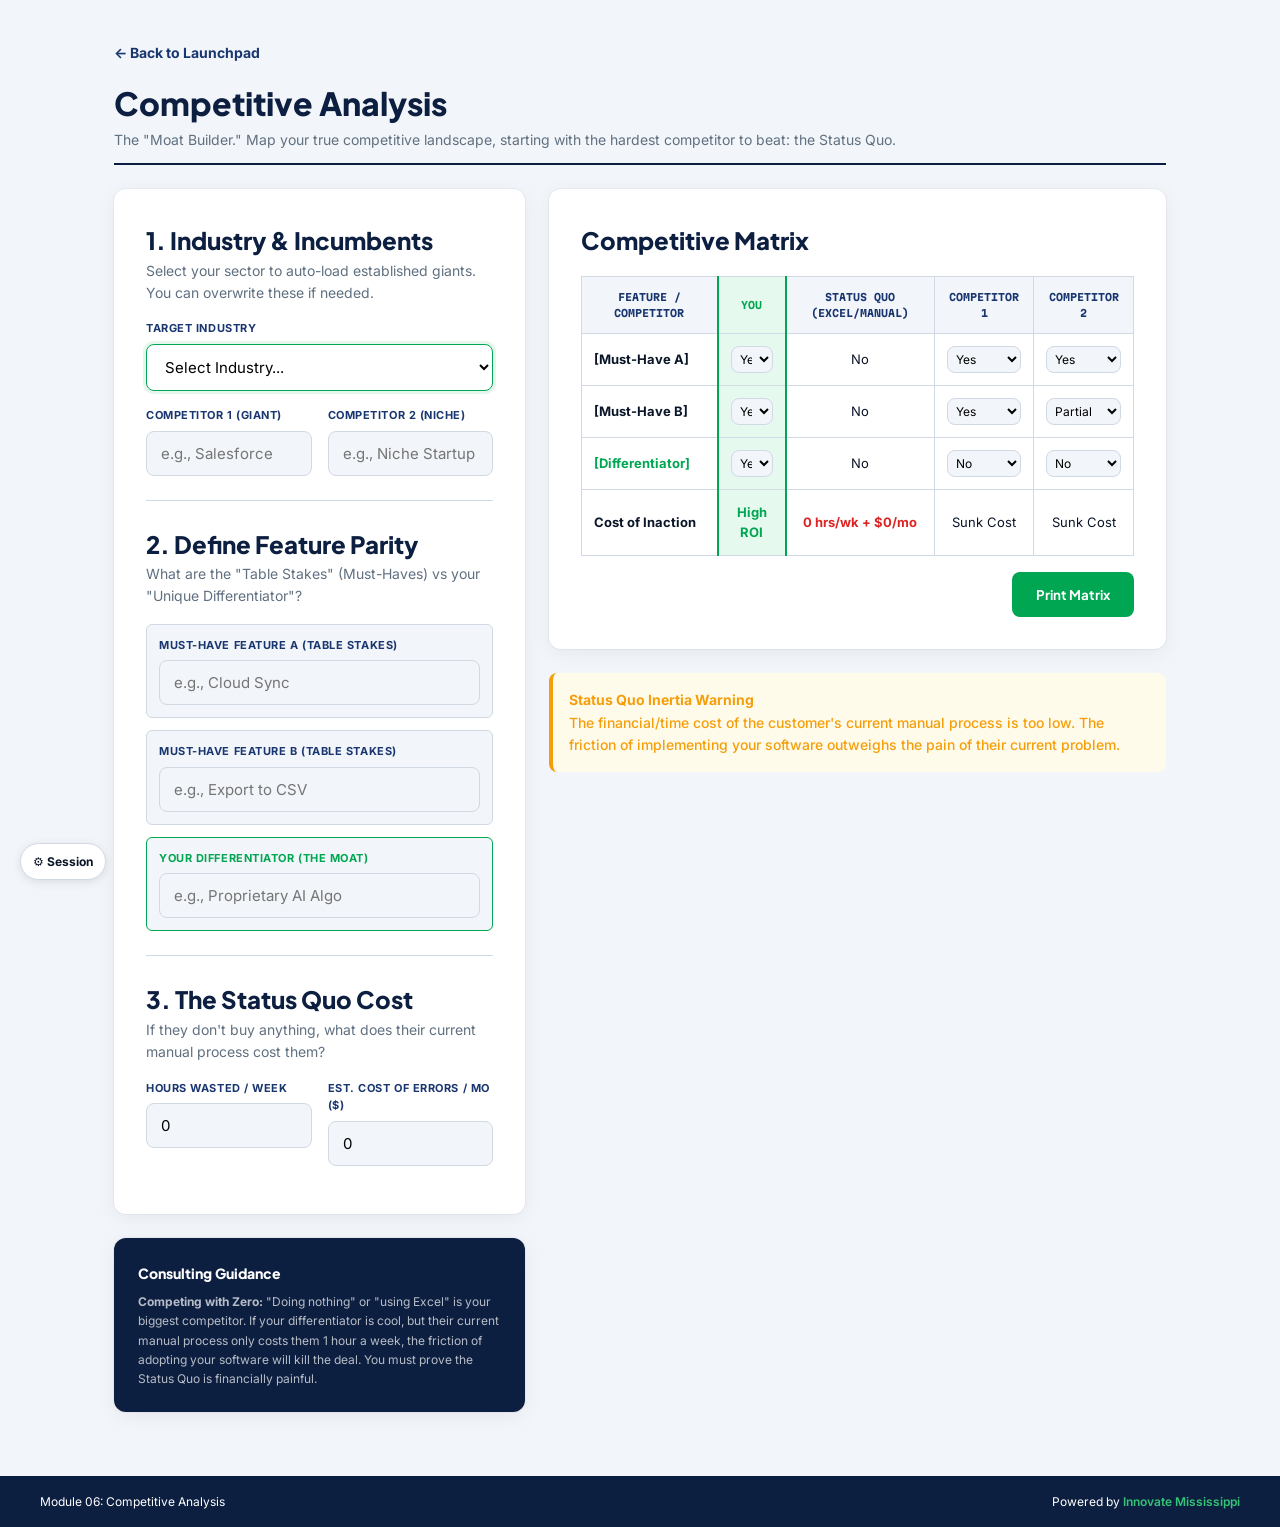
<file: modules/06-competitive/index.html>
<!DOCTYPE html>
<html lang="en">
<head>
    <meta charset="UTF-8">
    <meta name="viewport" content="width=device-width, initial-scale=1.0">
    <title>Competitive Analysis | CoPath</title>
    <link rel="preconnect" href="https://fonts.googleapis.com">
    <link href="https://fonts.googleapis.com/css2?family=Plus+Jakarta+Sans:wght@400;700;800&family=Inter:wght@400;500;700&family=Martian+Mono:wght@600&display=swap" rel="stylesheet">
    <link rel="stylesheet" href="../../shared/styles.css">
    <style>
        .dashboard-grid { display: grid; grid-template-columns: 1fr 1.5fr; gap: 24px; }
        .matrix-table { width: 100%; border-collapse: collapse; margin-top: 16px; font-size: 13px; }
        .matrix-table th, .matrix-table td { padding: 12px; text-align: center; border: 1px solid var(--border-color); }
        .matrix-table th { background: var(--bg-color); font-family: var(--font-mono); font-size: 10px; text-transform: uppercase; color: var(--im-navy-mid); }
        .matrix-table td:first-child { text-align: left; font-weight: 700; background: var(--paper); }
        .matrix-table .col-you { background: #E6F9EF; font-weight: 700; color: var(--im-green); border-left: 2px solid var(--im-green); border-right: 2px solid var(--im-green); }
        .feature-input-group { margin-bottom: 12px; padding: 12px; border: 1px solid var(--border-color); border-radius: 6px; background: var(--bg-color); }
        .friction-badge { display: flex; justify-content: space-between; align-items: center; gap: 12px; padding: 10px 14px; border-radius: 6px; background: var(--bg-color); border: 1px solid var(--border-color); margin-bottom: 12px; font-size: 12px; }
        .friction-badge .label { color: var(--text-muted); text-transform: uppercase; letter-spacing: 0.05em; font-weight: 700; font-size: 10px; }
        .friction-badge .value { font-family: var(--font-mono); font-weight: 700; color: var(--im-navy); }
        .friction-badge.high { background: #FEF2F2; border-color: rgba(220,38,38,0.2); }
        .friction-badge.high .value { color: var(--im-red); }
        .friction-badge.med { background: #FFFBEB; border-color: rgba(245,158,11,0.2); }
        .friction-badge.med .value { color: var(--im-amber); }
        .friction-badge.low { background: #E6F9EF; border-color: rgba(0,166,81,0.2); }
        .friction-badge.low .value { color: var(--im-green); }

        @media (max-width: 900px) {
            .dashboard-grid { grid-template-columns: 1fr; }
            .matrix-table { display: block; overflow-x: auto; white-space: nowrap; }
        }

        @media print { .print-only { display: inline !important; } }
    </style>
</head>
<body>

<div class="copath-wrapper">
    <div class="copath-header no-print">
        <a href="../../index.html" style="text-decoration: none; color: var(--im-navy-mid); font-size: 14px; font-weight: 700;">&larr; Back to Launchpad</a>
        <h1 style="margin-top: 12px;">Competitive Analysis</h1>
        <p class="text-muted">The "Moat Builder." Map your true competitive landscape, starting with the hardest competitor to beat: the Status Quo.</p>
    </div>

    <div id="draft-alert" class="alert-box alert-success no-print" style="margin-bottom: 24px; padding: 12px;">
        <strong>Session Restored:</strong> Your previous competitive data has been loaded.
    </div>

    <div class="dashboard-grid">
        <div>
            <div class="copath-card no-print">
                <h2>1. Industry & Incumbents</h2>
                <p class="text-muted mb-4">Select your sector to auto-load established giants. You can overwrite these if needed.</p>

                <label>Target Industry</label>
                <select id="industry-select" onchange="loadIncumbents()" style="margin-bottom: 16px;">
                    <option value="" disabled selected>Select Industry...</option>
                </select>

                <div class="form-grid">
                    <div>
                        <label>Competitor 1 (Giant)</label>
                        <input type="text" id="comp-1" maxlength="40" oninput="updateMatrix()" placeholder="e.g., Salesforce">
                    </div>
                    <div>
                        <label>Competitor 2 (Niche)</label>
                        <input type="text" id="comp-2" maxlength="40" oninput="updateMatrix()" placeholder="e.g., Niche Startup">
                    </div>
                </div>

                <hr style="border: none; border-top: 1px solid var(--border-color); margin: 24px 0;">

                <h2>2. Define Feature Parity</h2>
                <p class="text-muted mb-4">What are the "Table Stakes" (Must-Haves) vs your "Unique Differentiator"?</p>

                <div class="feature-input-group">
                    <label>Must-Have Feature A (Table Stakes)</label>
                    <input type="text" id="feat-1" maxlength="60" oninput="updateMatrix()" placeholder="e.g., Cloud Sync">
                </div>
                <div class="feature-input-group">
                    <label>Must-Have Feature B (Table Stakes)</label>
                    <input type="text" id="feat-2" maxlength="60" oninput="updateMatrix()" placeholder="e.g., Export to CSV">
                </div>
                <div class="feature-input-group" style="border-color: var(--im-green);">
                    <label style="color: var(--im-green);">Your Differentiator (The Moat)</label>
                    <input type="text" id="feat-diff" maxlength="60" oninput="updateMatrix()" placeholder="e.g., Proprietary AI Algo">
                </div>

                <hr style="border: none; border-top: 1px solid var(--border-color); margin: 24px 0;">

                <h2>3. The Status Quo Cost</h2>
                <p class="text-muted mb-4">If they don't buy anything, what does their current manual process cost them?</p>

                <div class="friction-badge" id="friction-badge" style="display: none;">
                    <div>
                        <div class="label">Industry Switching Friction</div>
                        <div style="font-size: 11px; color: var(--text-muted); margin-top: 2px;" id="friction-helper">Higher = the buyer needs more pain to switch.</div>
                    </div>
                    <div class="value" id="friction-value">&mdash;</div>
                </div>

                <div class="form-grid">
                    <div>
                        <label>Hours Wasted / Week</label>
                        <input type="number" id="sq-hours" oninput="updateMatrix()" value="0">
                    </div>
                    <div>
                        <label>Est. Cost of Errors / Mo ($)</label>
                        <input type="number" id="sq-cost" oninput="updateMatrix()" value="0">
                    </div>
                </div>
            </div>

            <div class="copath-card no-print" style="padding: 24px; background: var(--im-navy); color: white;">
                <h3 style="font-size: 14px; margin-bottom: 8px; color: white;">Consulting Guidance</h3>
                <p style="font-size: 12px; color: rgba(255,255,255,0.7);"><strong>Competing with Zero:</strong> "Doing nothing" or "using Excel" is your biggest competitor. If your differentiator is cool, but their current manual process only costs them 1 hour a week, the friction of adopting your software will kill the deal. You must prove the Status Quo is financially painful.</p>
            </div>
        </div>

        <div>
            <div class="copath-card">
                <h2>Competitive Matrix</h2>
                <table class="matrix-table" id="comp-matrix">
                    <thead>
                        <tr>
                            <th>Feature / Competitor</th>
                            <th class="col-you">You</th>
                            <th>Status Quo (Excel/Manual)</th>
                            <th id="th-comp1">Competitor 1</th>
                            <th id="th-comp2">Competitor 2</th>
                        </tr>
                    </thead>
                    <tbody></tbody>
                </table>
                <div style="margin-top: 16px; text-align: right;">
                    <button class="btn-primary no-print" onclick="window.print()">Print Matrix</button>
                </div>
            </div>

            <div id="alert-no-moat" class="alert-box alert-danger">
                <strong>Defensibility Warning: Below Parity</strong><br>
                You are scoring yourself lower than competitors on "Must-Have" features. A strong differentiator cannot save you if you lack the table-stakes functionality the industry expects.
            </div>

            <div id="alert-inertia" class="alert-box alert-warning">
                <strong>Status Quo Inertia Warning</strong><br>
                The financial/time cost of the customer's current manual process is too low. The friction of implementing your software outweighs the pain of their current problem.
            </div>

            <div id="alert-moat-strong" class="alert-box alert-success">
                <strong>Strong Defensible Moat</strong><br>
                You have parity on must-haves, a clear differentiator, and the Status Quo is demonstrably painful. This is an investor-ready positioning statement.
            </div>
        </div>
    </div>
</div>

<footer class="global-footer no-print">
    <div>Module 06: Competitive Analysis</div>
    <div>Powered by <a href="https://innovate.ms" target="_blank">Innovate Mississippi</a></div>
</footer>

<script src="../../shared/core.js"></script>
<script>
    const MODULE_ID = '06_competitive';
    let compData = null;

    const fallbackData = {
        incumbents: {
            agtech: ['John Deere', 'Trimble'],
            govtech: ['Tyler Technologies', 'CentralSquare']
        },
        global_friction_modifier: 7.0
    };

    async function init() {
        const rawData = await CoPathCore.fetchData('competitive');
        compData = rawData ? rawData : fallbackData;

        // Populate industry dropdown from data file
        const select = document.getElementById('industry-select');
        const industries = Object.keys(compData.incumbents || {}).sort();
        industries.forEach(key => {
            const cleanName = key.replace(/_/g, ' ').replace(/\b\w/g, l => l.toUpperCase());
            const opt = document.createElement('option');
            opt.value = key;
            opt.text = cleanName;
            select.appendChild(opt);
        });

        const draft = CoPathCore.loadDraft(MODULE_ID);
        if (draft && draft.data) {
            document.getElementById('draft-alert').style.display = 'block';
            setTimeout(() => { document.getElementById('draft-alert').style.display = 'none'; }, 4000);

            document.getElementById('industry-select').value = draft.data.industry || '';
            document.getElementById('comp-1').value = draft.data.comp1 || '';
            document.getElementById('comp-2').value = draft.data.comp2 || '';
            document.getElementById('feat-1').value = draft.data.feat1 || '';
            document.getElementById('feat-2').value = draft.data.feat2 || '';
            document.getElementById('feat-diff').value = draft.data.featDiff || '';
            document.getElementById('sq-hours').value = draft.data.sqHours || 0;
            document.getElementById('sq-cost').value = draft.data.sqCost || 0;

            window.matrixScores = draft.data.matrixScores || {};
        } else {
            window.matrixScores = {};
        }

        updateMatrix();

        const indSelect = document.getElementById('industry-select');
        if (indSelect && !indSelect.value) indSelect.focus();
    }

    function loadIncumbents() {
        const ind = document.getElementById('industry-select').value;
        if (compData.incumbents && compData.incumbents[ind]) {
            document.getElementById('comp-1').value = compData.incumbents[ind][0] || '';
            document.getElementById('comp-2').value = compData.incumbents[ind][1] || '';
        }
        // Auto-fill table-stakes features ONLY if user hasn't typed anything yet.
        // Don't trample the user's custom values.
        const stakes = (compData.industries_full && compData.industries_full[ind] && compData.industries_full[ind].table_stakes_features) || [];
        const f1 = document.getElementById('feat-1');
        const f2 = document.getElementById('feat-2');
        if (!f1.value.trim() && stakes[0]) f1.value = stakes[0];
        if (!f2.value.trim() && stakes[1]) f2.value = stakes[1];
        updateMatrix();
    }

    // Returns the per-industry friction modifier (1-10) or the global default.
    function getActiveFrictionModifier() {
        const ind = document.getElementById('industry-select').value;
        const fromIndustry = compData.industries_full
            && compData.industries_full[ind]
            && compData.industries_full[ind].friction_modifier_1_to_10;
        if (typeof fromIndustry === 'number') return fromIndustry;
        return compData.global_friction_modifier ?? 7.0;
    }

    function renderFrictionBadge() {
        const friction = getActiveFrictionModifier();
        const badge = document.getElementById('friction-badge');
        const ind = document.getElementById('industry-select').value;
        if (!ind || ind === '') { badge.style.display = 'none'; return; }
        badge.style.display = 'flex';
        badge.classList.remove('low', 'med', 'high');
        if (friction >= 8.0) badge.classList.add('high');
        else if (friction >= 6.0) badge.classList.add('med');
        else badge.classList.add('low');
        document.getElementById('friction-value').innerText = friction.toFixed(1) + ' / 10';
    }

    function getScoreSelect(id, defaultVal) {
        const val = window.matrixScores[id] || defaultVal || 'No';
        const options = ['No', 'Partial', 'Yes'];
        let html = `<select class="no-print" onchange="scoreChanged('${id}', this.value)" style="padding: 4px; font-size: 12px;">`;
        options.forEach(opt => {
            html += `<option value="${opt}" ${val === opt ? 'selected' : ''}>${opt}</option>`;
        });
        html += `</select><span style="display:none;" class="print-only">${val}</span>`;
        return html;
    }

    function scoreChanged(id, value) {
        window.matrixScores[id] = value;
        updateMatrix();
    }

    function updateMatrix() {
        const c1 = document.getElementById('comp-1').value || 'Competitor 1';
        const c2 = document.getElementById('comp-2').value || 'Competitor 2';
        const f1 = document.getElementById('feat-1').value || '[Must-Have A]';
        const f2 = document.getElementById('feat-2').value || '[Must-Have B]';
        const fD = document.getElementById('feat-diff').value || '[Differentiator]';

        const sqHours = parseFloat(document.getElementById('sq-hours').value) || 0;
        const sqCost = parseFloat(document.getElementById('sq-cost').value) || 0;

        document.getElementById('th-comp1').innerText = c1;
        document.getElementById('th-comp2').innerText = c2;

        const tbody = document.querySelector('#comp-matrix tbody');
        tbody.innerHTML = `
            <tr>
                <td>${f1}</td>
                <td class="col-you">${getScoreSelect('you_f1', 'Yes')}</td>
                <td>No</td>
                <td>${getScoreSelect('c1_f1', 'Yes')}</td>
                <td>${getScoreSelect('c2_f1', 'Yes')}</td>
            </tr>
            <tr>
                <td>${f2}</td>
                <td class="col-you">${getScoreSelect('you_f2', 'Yes')}</td>
                <td>No</td>
                <td>${getScoreSelect('c1_f2', 'Yes')}</td>
                <td>${getScoreSelect('c2_f2', 'Partial')}</td>
            </tr>
            <tr>
                <td style="color: var(--im-green);">${fD}</td>
                <td class="col-you">${getScoreSelect('you_fd', 'Yes')}</td>
                <td>No</td>
                <td>${getScoreSelect('c1_fd', 'No')}</td>
                <td>${getScoreSelect('c2_fd', 'No')}</td>
            </tr>
            <tr>
                <td>Cost of Inaction</td>
                <td class="col-you">High ROI</td>
                <td style="color: var(--im-red); font-weight:700;">${sqHours} hrs/wk + $${sqCost}/mo</td>
                <td>Sunk Cost</td>
                <td>Sunk Cost</td>
            </tr>
        `;

        CoPathCore.saveDraft(MODULE_ID, {
            industry: document.getElementById('industry-select').value,
            comp1: document.getElementById('comp-1').value,
            comp2: document.getElementById('comp-2').value,
            feat1: document.getElementById('feat-1').value,
            feat2: document.getElementById('feat-2').value,
            featDiff: document.getElementById('feat-diff').value,
            sqHours,
            sqCost,
            matrixScores: window.matrixScores
        });

        const alertNoMoat = document.getElementById('alert-no-moat');
        const alertInertia = document.getElementById('alert-inertia');
        const alertMoatStrong = document.getElementById('alert-moat-strong');

        alertNoMoat.style.display = 'none';
        alertInertia.style.display = 'none';
        alertMoatStrong.style.display = 'none';

        renderFrictionBadge();

        const youF1 = window.matrixScores['you_f1'] || 'Yes';
        const youF2 = window.matrixScores['you_f2'] || 'Yes';

        // Inertia thresholds scale with industry friction. Defaults (5 hr, $500)
        // are calibrated against a friction of 7.0; higher-friction industries
        // require more demonstrated pain before the buyer will switch.
        const friction = getActiveFrictionModifier();
        const baseFriction = compData.global_friction_modifier ?? 7.0;
        const scale = friction / baseFriction;
        const hourThreshold = 5 * scale;
        const costThreshold = 500 * scale;

        const isBelowParity = (youF1 === 'No' || youF2 === 'No');
        const hasLowInertia = (sqHours < hourThreshold && sqCost < costThreshold);
        const hasDiff = (window.matrixScores['you_fd'] || 'Yes') === 'Yes';

        if (isBelowParity) {
            alertNoMoat.style.display = 'block';
        } else if (hasLowInertia) {
            alertInertia.style.display = 'block';
        } else if (hasDiff) {
            alertMoatStrong.style.display = 'block';
        }
    }

    document.addEventListener('DOMContentLoaded', init);
</script>
</body>
</html>
</file>
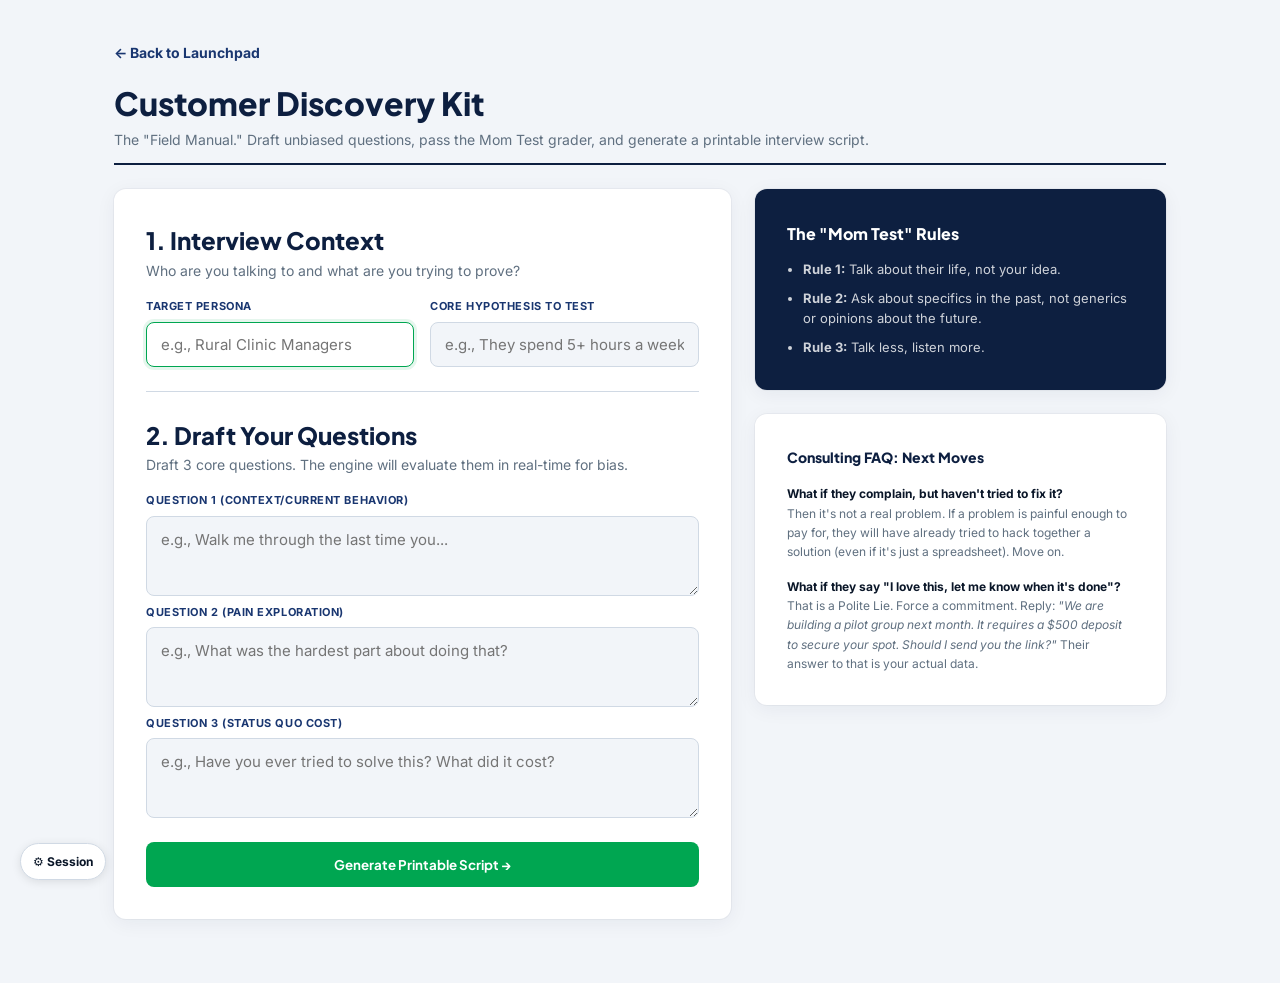
<file: modules/07-discovery/index.html>
<!DOCTYPE html>
<html lang="en">
<head>
    <meta charset="UTF-8">
    <meta name="viewport" content="width=device-width, initial-scale=1.0">
    <title>Discovery Kit | CoPath</title>
    <link rel="preconnect" href="https://fonts.googleapis.com">
    <link href="https://fonts.googleapis.com/css2?family=Plus+Jakarta+Sans:wght@400;700;800&family=Inter:wght@400;500;700&family=Martian+Mono:wght@600&display=swap" rel="stylesheet">
    <link rel="stylesheet" href="../../shared/styles.css">
    <style>
        .dashboard-grid { display: grid; grid-template-columns: 1.5fr 1fr; gap: 24px; }
        .grader-box { border: 1px solid var(--border-color); border-radius: 8px; padding: 16px; margin-bottom: 16px; background: var(--paper); }
        .feedback-item { font-size: 13px; margin-top: 8px; padding-left: 12px; border-left: 3px solid transparent; }
        .feedback-bad { border-left-color: var(--im-red); color: var(--im-red); }
        .feedback-good { border-left-color: var(--im-green); color: var(--im-green); }

        .script-container { display: none; background: white; padding: 40px; border-radius: 8px; border: 1px solid var(--border-color); }
        .script-header { text-align: center; border-bottom: 3px solid var(--im-navy); padding-bottom: 16px; margin-bottom: 24px; }
        .script-section { margin-bottom: 32px; page-break-inside: avoid; }
        .script-section h3 { font-family: var(--font-mono); font-size: 12px; text-transform: uppercase; color: var(--im-navy-mid); border-bottom: 1px solid var(--border-color); padding-bottom: 4px; margin-bottom: 12px; }
        .q-block { margin-bottom: 24px; }
        .q-text { font-size: 16px; font-weight: 700; margin-bottom: 8px; }
        .q-notes { height: 100px; border: 1px dashed #ccc; border-radius: 4px; background: #fafafa; }

        @media (max-width: 900px) {
            .dashboard-grid { grid-template-columns: 1fr; }
        }

        @media print {
            body { background: white; }
            .dashboard-grid, .copath-header, .global-footer, .no-print { display: none !important; }
            .script-container { display: block !important; padding: 0; border: none; }
            .q-notes { border: 1px solid #000; background: white; }
        }
    </style>
</head>
<body>

<div class="copath-wrapper">
    <div class="copath-header no-print">
        <a href="../../index.html" style="text-decoration: none; color: var(--im-navy-mid); font-size: 14px; font-weight: 700;">&larr; Back to Launchpad</a>
        <h1 style="margin-top: 12px;">Customer Discovery Kit</h1>
        <p class="text-muted">The "Field Manual." Draft unbiased questions, pass the Mom Test grader, and generate a printable interview script.</p>
    </div>

    <div id="draft-alert" class="alert-box alert-success no-print" style="margin-bottom: 24px; padding: 12px;">
        <strong>Session Restored:</strong> Your previous script data has been loaded.
    </div>

    <div class="dashboard-grid no-print">
        <div>
            <div class="copath-card">
                <h2>1. Interview Context</h2>
                <p class="text-muted mb-4">Who are you talking to and what are you trying to prove?</p>

                <div class="form-grid">
                    <div>
                        <label>Target Persona</label>
                        <input type="text" id="dk-persona" maxlength="50" oninput="saveDraft()" placeholder="e.g., Rural Clinic Managers">
                    </div>
                    <div>
                        <label>Core Hypothesis to Test</label>
                        <input type="text" id="dk-hypothesis" maxlength="100" oninput="saveDraft()" placeholder="e.g., They spend 5+ hours a week on compliance.">
                    </div>
                </div>

                <hr style="border: none; border-top: 1px solid var(--border-color); margin: 24px 0;">

                <h2>2. Draft Your Questions</h2>
                <p class="text-muted mb-4">Draft 3 core questions. The engine will evaluate them in real-time for bias.</p>

                <label>Question 1 (Context/Current Behavior)</label>
                <textarea id="dk-q1" oninput="evaluateQuestions()" placeholder="e.g., Walk me through the last time you..."></textarea>
                <div id="feedback-q1" class="grader-box" style="display:none;"></div>

                <label>Question 2 (Pain Exploration)</label>
                <textarea id="dk-q2" oninput="evaluateQuestions()" placeholder="e.g., What was the hardest part about doing that?"></textarea>
                <div id="feedback-q2" class="grader-box" style="display:none;"></div>

                <label>Question 3 (Status Quo Cost)</label>
                <textarea id="dk-q3" oninput="evaluateQuestions()" placeholder="e.g., Have you ever tried to solve this? What did it cost?"></textarea>
                <div id="feedback-q3" class="grader-box" style="display:none;"></div>

                <button class="btn-primary" style="margin-top: 16px; width: 100%;" onclick="generateScript()">Generate Printable Script &rarr;</button>
            </div>
        </div>

        <div>
            <div class="copath-card" style="background: var(--im-navy); color: white;">
                <h3 style="font-size: 16px; margin-bottom: 12px; color: white;">The "Mom Test" Rules</h3>
                <ul style="font-size: 13px; color: rgba(255,255,255,0.8); padding-left: 16px; line-height: 1.6;">
                    <li style="margin-bottom: 8px;"><strong>Rule 1:</strong> Talk about their life, not your idea.</li>
                    <li style="margin-bottom: 8px;"><strong>Rule 2:</strong> Ask about specifics in the past, not generics or opinions about the future.</li>
                    <li><strong>Rule 3:</strong> Talk less, listen more.</li>
                </ul>
            </div>

            <div class="copath-card">
                <h3 style="font-size: 14px; margin-bottom: 8px;">Consulting FAQ: Next Moves</h3>

                <p style="font-size: 12px; font-weight: 700; margin-top: 16px;">What if they complain, but haven't tried to fix it?</p>
                <p style="font-size: 12px; color: var(--text-muted);">Then it's not a real problem. If a problem is painful enough to pay for, they will have already tried to hack together a solution (even if it's just a spreadsheet). Move on.</p>

                <p style="font-size: 12px; font-weight: 700; margin-top: 16px;">What if they say "I love this, let me know when it's done"?</p>
                <p style="font-size: 12px; color: var(--text-muted);">That is a Polite Lie. Force a commitment. Reply: <em>"We are building a pilot group next month. It requires a $500 deposit to secure your spot. Should I send you the link?"</em> Their answer to that is your actual data.</p>
            </div>
        </div>
    </div>

    <div id="printable-script" class="script-container">
        <div class="script-header">
            <div style="font-family: var(--font-mono); font-size: 10px; color: var(--text-muted); letter-spacing: 0.1em; text-transform: uppercase;">Innovate Mississippi | CoPath</div>
            <h1 style="font-size: 28px; margin-top: 8px;">Customer Discovery Guide</h1>
            <p style="font-size: 14px; color: var(--text-muted); margin-top: 4px;"><strong>Target:</strong> <span id="print-persona"></span></p>
        </div>

        <div class="script-section">
            <h3>Session Objective</h3>
            <p style="font-size: 16px; font-style: italic;" id="print-hypothesis"></p>
        </div>

        <div class="script-section">
            <h3>Core Questions (Do not pitch your idea yet)</h3>
            <div class="q-block">
                <div class="q-text" id="print-q1"></div>
                <div class="q-notes"></div>
            </div>
            <div class="q-block">
                <div class="q-text" id="print-q2"></div>
                <div class="q-notes"></div>
            </div>
            <div class="q-block">
                <div class="q-text" id="print-q3"></div>
                <div class="q-notes"></div>
            </div>
        </div>

        <div class="script-section" style="margin-top: 40px;">
            <h3>Post-Interview Scorecard (Complete in car immediately after)</h3>
            <table style="width: 100%; border-collapse: collapse; font-size: 14px;">
                <tr>
                    <td style="padding: 12px; border: 1px solid #ccc; width: 70%;">Did they identify a specific, past instance of this problem?</td>
                    <td style="padding: 12px; border: 1px solid #ccc; text-align: center;">Y / N</td>
                </tr>
                <tr>
                    <td style="padding: 12px; border: 1px solid #ccc;">Did they reveal what they currently spend (time/money) to fix it?</td>
                    <td style="padding: 12px; border: 1px solid #ccc; text-align: center;">Y / N</td>
                </tr>
                <tr>
                    <td style="padding: 12px; border: 1px solid #ccc; font-weight: 700;">Did you get a commitment? (Follow-up, Intro, or Cash)</td>
                    <td style="padding: 12px; border: 1px solid #ccc; text-align: center;">Y / N</td>
                </tr>
            </table>
        </div>
    </div>
</div>

<script src="../../shared/core.js"></script>
<script>
    const MODULE_ID = '07_discovery';

    const badTriggers = ['would you', 'will you', 'do you think', 'how much would you pay', 'do you like', 'what if we'];
    const goodTriggers = ['tell me about', 'last time', 'how do you currently', 'what happened when', 'walk me through', 'why was that'];

    function init() {
        const draft = CoPathCore.loadDraft(MODULE_ID);
        if (draft && draft.data) {
            document.getElementById('draft-alert').style.display = 'block';
            setTimeout(() => { document.getElementById('draft-alert').style.display = 'none'; }, 4000);

            document.getElementById('dk-persona').value = draft.data.persona || '';
            document.getElementById('dk-hypothesis').value = draft.data.hypothesis || '';
            document.getElementById('dk-q1').value = draft.data.q1 || '';
            document.getElementById('dk-q2').value = draft.data.q2 || '';
            document.getElementById('dk-q3').value = draft.data.q3 || '';

            evaluateQuestions();
        }

        const personaInput = document.getElementById('dk-persona');
        if (personaInput && !personaInput.value) personaInput.focus();
    }

    function saveDraft() {
        CoPathCore.saveDraft(MODULE_ID, {
            persona: document.getElementById('dk-persona').value,
            hypothesis: document.getElementById('dk-hypothesis').value,
            q1: document.getElementById('dk-q1').value,
            q2: document.getElementById('dk-q2').value,
            q3: document.getElementById('dk-q3').value
        });
    }

    function evaluateQuestions() {
        saveDraft();

        [1, 2, 3].forEach(num => {
            const text = document.getElementById(`dk-q${num}`).value.toLowerCase();
            const feedbackBox = document.getElementById(`feedback-q${num}`);

            if (!text) {
                feedbackBox.style.display = 'none';
                return;
            }

            feedbackBox.style.display = 'block';
            feedbackBox.innerHTML = '';

            let hasBad = false;
            let hasGood = false;

            badTriggers.forEach(trigger => {
                if (text.includes(trigger)) {
                    hasBad = true;
                    feedbackBox.innerHTML += `<div class="feedback-item feedback-bad"><strong>Bad Phrase Detected:</strong> "${trigger}". This asks for a future opinion. People will lie to be nice.</div>`;
                }
            });

            goodTriggers.forEach(trigger => {
                if (text.includes(trigger)) {
                    hasGood = true;
                    feedbackBox.innerHTML += `<div class="feedback-item feedback-good"><strong>Excellent:</strong> "${trigger}". This grounds the answer in past behavior.</div>`;
                }
            });

            if (!hasBad && !hasGood && text.length > 10) {
                feedbackBox.innerHTML = `<div class="feedback-item" style="color: var(--text-muted);">Neutral phrasing. Make sure you're asking about past behavior, not future hypotheticals.</div>`;
            }
        });
    }

    function generateScript() {
        document.getElementById('print-persona').innerText = document.getElementById('dk-persona').value || '[No Persona Entered]';
        document.getElementById('print-hypothesis').innerText = document.getElementById('dk-hypothesis').value || '[No Hypothesis Entered]';
        document.getElementById('print-q1').innerText = '1. ' + (document.getElementById('dk-q1').value || '...');
        document.getElementById('print-q2').innerText = '2. ' + (document.getElementById('dk-q2').value || '...');
        document.getElementById('print-q3').innerText = '3. ' + (document.getElementById('dk-q3').value || '...');

        const scriptDiv = document.getElementById('printable-script');
        scriptDiv.style.display = 'block';
        window.print();
        scriptDiv.style.display = 'none';
    }

    document.addEventListener('DOMContentLoaded', init);
</script>
</body>
</html>
</file>
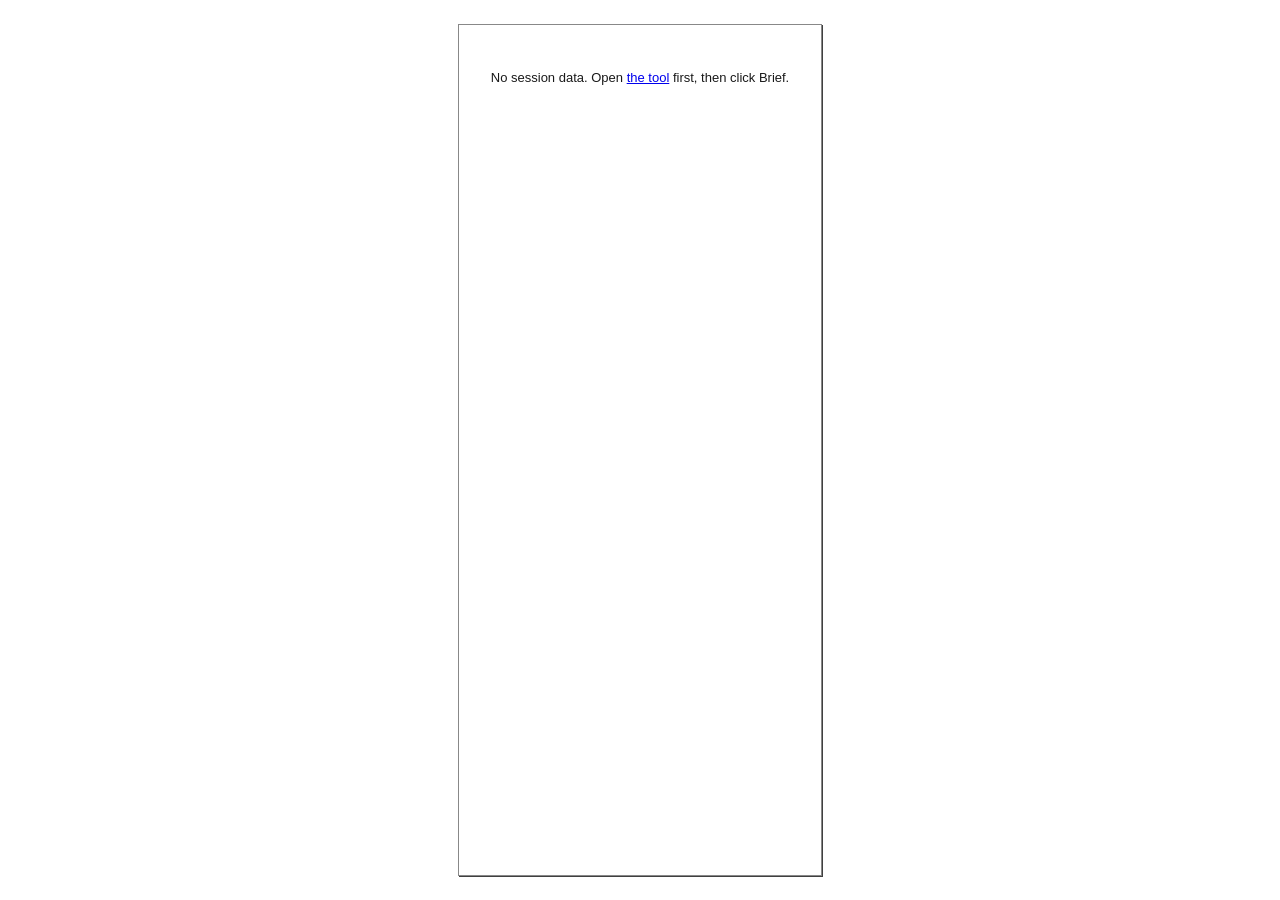
<file: brief/brief.html>
<!doctype html>
<html lang="en">
<head>
  <meta charset="utf-8" />
  <title>CoPath Brief — Innovate Mississippi</title>
  <link rel="stylesheet" href="../styles/chrome.css" />
  <style>
    body { padding: 0; background: #ffffff; }
    .brief {
      max-width: 720px;
      margin: 24px auto;
      padding: 32px;
      background: #ffffff;
      border: 1px solid #888;
      box-shadow: 1px 1px 0 #404040;
    }
    .brief h1 { color: var(--brand-deep); margin: 0 0 4px 0; font-size: 22px; letter-spacing: 0.02em; }
    .brief .brief-subtitle { color: var(--text-muted); margin: 0 0 24px 0; font-size: 13px; }
    .brief h2 { color: var(--brand-deep); margin: 24px 0 8px 0; font-size: 15px; border-bottom: 1px solid var(--border-dark); padding-bottom: 4px; }
    .brief .idea-line { background: #f4f2e8; border-left: 4px solid var(--brand-mid); padding: 12px 16px; font-style: italic; margin: 12px 0; line-height: 1.5; }
    .brief ul { margin: 8px 0; padding-left: 24px; }
    .brief li { margin-bottom: 8px; line-height: 1.5; }
    .brief .empty { color: var(--text-muted); font-style: italic; }
    .brief .next-step { background: #fefcf4; border: 1px solid #c8a04a; padding: 10px 14px; margin: 8px 0; }
    .brief .next-step strong { color: #6a4020; }
    .brief .angel-question { background: #f4f2e8; border-left: 4px solid var(--shape-question); padding: 10px 14px; margin: 8px 0; line-height: 1.5; }
    .brief .where-next { background: var(--bg-panel); border: 1px solid var(--border-dark); padding: 12px 16px; margin: 12px 0; line-height: 1.5; }
    .brief .footer-note { margin-top: 32px; padding-top: 16px; border-top: 1px solid var(--border-dark); color: var(--text-muted); font-size: 11px; line-height: 1.5; }
    .brief .meta { color: var(--text-muted); font-size: 11px; margin-bottom: 16px; }
    .brief .print-controls { text-align: right; margin-bottom: 12px; }
    @media print {
      body { background: #fff; }
      .brief { border: none; box-shadow: none; padding: 0; max-width: none; }
      .print-controls { display: none; }
    }
  </style>
</head>
<body>
  <div class="brief" id="brief">
    <div class="print-controls">
      <button onclick="window.print()" class="btn-secondary">Print or Save as PDF</button>
    </div>
    <h1>Founder Brief</h1>
    <div class="brief-subtitle">Generated from your CoPath session — for your own use, not for funding decisions.</div>
    <div class="meta" id="brief-meta"></div>

    <h2>Idea, in one sentence</h2>
    <div class="idea-line" id="brief-idea">(no idea statement on file yet)</div>

    <h2>What you've established with real evidence</h2>
    <ul id="brief-established"></ul>

    <h2>What you've assumed but not yet tested</h2>
    <ul id="brief-assumed"></ul>

    <h2>The three highest-leverage next things to do</h2>
    <div id="brief-next-steps"></div>

    <h2>Two questions a Mississippi angel will ask that you currently can't answer</h2>
    <div id="brief-angel-questions"></div>

    <h2>Where to go next</h2>
    <div class="where-next">
      <strong>Innovate Mississippi:</strong> office hours, peer cohorts, mentor introductions for high-tech equity-track founders.<br/><br/>
      <strong>SBDC partnership:</strong> if your idea evolves toward a brick-and-mortar, lifestyle, or services shape.<br/><br/>
      <strong>Save your state file</strong> — bring it to a mentor, refine it after more discovery, come back to this tool in a month with new evidence.
    </div>

    <div class="footer-note">
      This brief is generated from your own answers. It is not a verdict on you or your idea, and completing this brief implies nothing about funding, programs, or endorsement. The North Star: make things people want; PMF as the only signal that matters; relationships and evidence over decks.
    </div>
  </div>

  <script type="module">
    (async () => {
    const stateRaw = sessionStorage.getItem("copath-brief-state");
    const derivedRaw = sessionStorage.getItem("copath-brief-derived");
    if (!stateRaw) {
      document.getElementById("brief").innerHTML = "<p>No session data. Open <a href=\"../index.html\">the tool</a> first, then click Brief.</p>";
    } else {
      const state = JSON.parse(stateRaw);
      const derived = JSON.parse(derivedRaw || "{}");
      const archetypeId = state.orienting?.industry_archetype;
      let archetypeRow = null;
      if (archetypeId && archetypeId !== "other") {
        try {
          const r = await fetch("../data/industry-archetypes.json");
          if (r.ok) {
            const archetypes = await r.json();
            archetypeRow = archetypes.find((a) => a.id === archetypeId) || null;
          }
        } catch (e) { /* offline / missing — proceed without */ }
      }
      renderBrief(state, derived, archetypeRow);
    }

    function renderBrief(state, derived, archetypeRow) {
      // Meta
      const created = state.created_at ? new Date(state.created_at).toLocaleDateString() : "—";
      const updated = state.updated_at ? new Date(state.updated_at).toLocaleDateString() : "—";
      const mode = ({ "first-run": "First Run (to $100K)", "second-lap": "Second Lap (to $1M)", "open-market": "Open Market" })[state.mode] || state.mode;
      document.getElementById("brief-meta").textContent = `Mode: ${mode} · Started ${created} · Last updated ${updated}`;

      // Idea
      if (state.orienting?.idea_one_liner) {
        document.getElementById("brief-idea").textContent = state.orienting.idea_one_liner;
      }

      // Established (lived/evidenced answers with substantive value)
      const established = [];
      const assumed = [];
      const regions = derived.regions || [];
      for (const region of regions) {
        for (const q of region.questions) {
          const ans = state.answers?.[`${region.region_id}.${q.id}`];
          if (!ans || !ans.value || ans.value === "no" || ans.value === "unknown") continue;
          const item = `<strong>${region.label}:</strong> ${q.prompt} <em>${describeAnswer(ans)}</em>`;
          if (ans.confidence === "lived" || ans.confidence === "evidenced") {
            established.push(item);
          } else if (ans.confidence === "stated" || ans.confidence === "hypothesis") {
            assumed.push(item);
          }
        }
      }
      document.getElementById("brief-established").innerHTML = established.length
        ? established.map((i) => `<li>${i}</li>`).join("")
        : `<li class="empty">Nothing yet at the "lived" or "evidenced" confidence level. The fastest way to populate this section is one real customer conversation this week.</li>`;
      document.getElementById("brief-assumed").innerHTML = assumed.length
        ? assumed.map((i) => `<li>${i}</li>`).join("")
        : `<li class="empty">No stated/hypothesis answers on file. If this is accurate, fantastic. If not, revisit the regions and answer honestly — assumptions hidden from this brief don't go away, they just stay invisible.</li>`;

      // Next steps — derived from lowest scores
      const scores = derived.scores || state.scores || {};
      const lowest = Object.entries(scores).sort((a, b) => a[1] - b[1]).slice(0, 3);
      const nextStepsContainer = document.getElementById("brief-next-steps");
      const SCORE_TO_ACTION = {
        customers_will_pay: {
          label: "Strengthen 'customers will pay'",
          action: "Have one real money conversation with a real prospect this week. Name a price out loud, watch the reaction, write down what they actually said. Hypothetical interest doesn't count toward this score.",
        },
        we_can_reach_them: {
          label: "Strengthen 'we can reach them'",
          action: "Pick one channel and prove it works for one customer this month, end-to-end. Document who, how they heard about you, what made them say yes. The first ten customers' acquisition path is the real GTM document.",
        },
        they_will_keep_paying: {
          label: "Strengthen 'they'll keep paying'",
          action: "If you have any paying customers, schedule the renewal conversation now — before the renewal is due. The conversation itself surfaces what's actually driving stickiness vs. what you assume is.",
        },
        we_can_build_it: {
          label: "Strengthen 'we can build it'",
          action: "Name the one capability the team will need in 18 months that nobody has done before, and decide this week whether to hire it, learn it, or buy it. Vagueness here compounds expensively.",
        },
      };
      nextStepsContainer.innerHTML = lowest.map(([k, v]) => {
        const m = SCORE_TO_ACTION[k];
        if (!m) return "";
        return `<div class="next-step"><strong>${m.label}</strong> (current strength ${v.toFixed(1)}/10)<br/>${m.action}</div>`;
      }).join("");

      // Angel questions — generated from the two lowest scores
      const angelContainer = document.getElementById("brief-angel-questions");
      const ANGEL_QUESTIONS = {
        customers_will_pay: "Walk me through your last paying customer's decision — who signed the check, what convinced them, and what would have killed the deal at the last minute?",
        we_can_reach_them: "If I gave you $50K tomorrow, what's the single specific thing you'd spend it on to get to your next 10 customers — and what's your evidence that it would work?",
        they_will_keep_paying: "Of the customers you have, which one would you bet against renewing — and what would you do this quarter to make sure they do?",
        we_can_build_it: "What's the one thing about your team that, if I were investing, would give me the most pause — and how are you addressing it?",
      };
      const angelTwo = lowest.slice(0, 2).map(([k]) => ANGEL_QUESTIONS[k]).filter(Boolean);
      const allAngels = archetypeRow
        ? [archetypeRow.discovery_question_that_unlocks_truth, ...angelTwo].slice(0, 2)
        : angelTwo;
      angelContainer.innerHTML = allAngels.map((q) => `<div class="angel-question">${q}</div>`).join("");
    }

    function describeAnswer(ans) {
      const valueStr = typeof ans.value === "string" ? ans.value : JSON.stringify(ans.value);
      const conf = ans.confidence ? ` (${ans.confidence})` : "";
      return `→ ${valueStr}${conf}${ans.notes ? ` — ${ans.notes}` : ""}`;
    }
    })();
  </script>
</body>
</html>
</file>
<file: styles/chrome.css>
/* CoPath Teaching Tool — Classic GUI chrome with branded-muted palette.
 * Reference: Windows 2000 ("Luna" classic) reading. Brand-tinted title bars
 * (Innovate Mississippi navy desaturated to read as system chrome).
 *
 * Palette (branded-muted, derived; adjust hex values without breaking layout):
 *   --bg-page:        #c8c4b8   warm gray page surround
 *   --bg-window:      #ece9d8   classic window beige
 *   --bg-panel:       #f4f2e8   panel interior
 *   --bg-input:       #ffffff   input/text surfaces
 *   --border-light:   #ffffff
 *   --border-dark:    #808080
 *   --border-darker:  #404040
 *   --brand-deep:     #1a3556   muted Mississippi navy
 *   --brand-mid:      #3a5a7a   accent
 *   --brand-soft:     #6b8aa8   highlight
 *   --text-primary:   #1a1a1a
 *   --text-muted:     #555555
 *   --text-on-brand:  #f4f2e8
 *   --score-low:      #b85450   muted red
 *   --score-mid:      #c8a04a   muted gold
 *   --score-high:     #6a8a4a   muted olive
 */

:root {
  --bg-page: #c8c4b8;
  --bg-window: #ece9d8;
  --bg-panel: #f4f2e8;
  --bg-input: #ffffff;
  --border-light: #ffffff;
  --border-dark: #808080;
  --border-darker: #404040;
  --brand-deep: #1a3556;
  --brand-mid: #3a5a7a;
  --brand-soft: #6b8aa8;
  --text-primary: #1a1a1a;
  --text-muted: #555555;
  --text-on-brand: #f4f2e8;
  --score-low: #b85450;
  --score-mid: #c8a04a;
  --score-high: #6a8a4a;
  --shape-question: #3a5a7a;
  --shape-case: #6a8a4a;
  --shape-next-step: #c8a04a;
  --shape-reframe: #8a4a7a;
}

* { box-sizing: border-box; }

html, body {
  margin: 0;
  padding: 0;
  font-family: Tahoma, "Segoe UI", "Liberation Sans", Geneva, sans-serif;
  font-size: 13px;
  color: var(--text-primary);
  background: var(--bg-page);
  height: 100%;
}

body {
  padding: 16px;
  display: flex;
  justify-content: center;
}

/* ===== Outer window ===== */

.window {
  width: 100%;
  max-width: 1280px;
  background: var(--bg-window);
  border: 1px solid var(--border-darker);
  border-top-color: var(--border-light);
  border-left-color: var(--border-light);
  box-shadow: 1px 1px 0 var(--border-darker), 2px 2px 4px rgba(0,0,0,0.15);
  display: flex;
  flex-direction: column;
  min-height: calc(100vh - 32px);
}

.title-bar {
  background: linear-gradient(to right, var(--brand-deep), var(--brand-mid));
  color: var(--text-on-brand);
  padding: 4px 6px;
  display: flex;
  justify-content: space-between;
  align-items: center;
  font-weight: bold;
  border-bottom: 1px solid var(--border-darker);
}

.title-bar-text {
  font-size: 13px;
  letter-spacing: 0.02em;
}

.title-bar-controls {
  display: flex;
  gap: 4px;
}

.title-bar-controls button {
  background: var(--bg-window);
  color: var(--text-primary);
  border: 1px solid;
  border-color: var(--border-light) var(--border-darker) var(--border-darker) var(--border-light);
  padding: 2px 12px;
  font-family: inherit;
  font-size: 12px;
  cursor: pointer;
  min-width: 60px;
}

.title-bar-controls button:active {
  border-color: var(--border-darker) var(--border-light) var(--border-light) var(--border-darker);
}

/* ===== Mode picker ===== */

.mode-picker {
  flex: 1;
  display: flex;
  align-items: center;
  justify-content: center;
  padding: 32px;
}

.picker-card {
  background: var(--bg-panel);
  border: 2px solid;
  border-color: var(--border-light) var(--border-darker) var(--border-darker) var(--border-light);
  padding: 32px;
  max-width: 720px;
  width: 100%;
}

.picker-card h2 {
  margin: 0 0 8px 0;
  color: var(--brand-deep);
}

.picker-intent {
  color: var(--text-muted);
  margin: 0 0 24px 0;
  line-height: 1.5;
}

.mode-buttons {
  display: grid;
  grid-template-columns: repeat(auto-fit, minmax(200px, 1fr));
  gap: 12px;
  margin-bottom: 16px;
}

.mode-btn {
  background: var(--bg-window);
  border: 2px solid;
  border-color: var(--border-light) var(--border-darker) var(--border-darker) var(--border-light);
  padding: 16px;
  cursor: pointer;
  text-align: left;
  font-family: inherit;
  display: flex;
  flex-direction: column;
  gap: 6px;
}

.mode-btn:hover {
  background: var(--bg-panel);
}

.mode-btn:active {
  border-color: var(--border-darker) var(--border-light) var(--border-light) var(--border-darker);
}

.mode-btn strong {
  color: var(--brand-deep);
  font-size: 14px;
}

.mode-btn small {
  color: var(--text-muted);
  font-size: 12px;
  line-height: 1.4;
}

.link-btn {
  background: none;
  border: none;
  color: var(--brand-mid);
  text-decoration: underline;
  cursor: pointer;
  font-family: inherit;
  font-size: 12px;
  padding: 4px 0;
}

/* ===== Orienting ===== */

.orienting {
  padding: 32px;
  max-width: 720px;
  margin: 0 auto;
}

.orienting h2 {
  color: var(--brand-deep);
  margin: 0 0 4px 0;
}

.orient-intent {
  color: var(--text-muted);
  margin: 0 0 24px 0;
  line-height: 1.5;
}

.orient-q {
  margin-bottom: 16px;
  display: flex;
  flex-direction: column;
  gap: 4px;
}

.orient-q label {
  font-weight: bold;
  color: var(--text-primary);
}

.orient-q input,
.orient-q select {
  padding: 6px;
  font-family: inherit;
  font-size: 13px;
  border: 1px solid;
  border-color: var(--border-darker) var(--border-light) var(--border-light) var(--border-darker);
  background: var(--bg-input);
}

.btn-primary {
  background: var(--brand-mid);
  color: var(--text-on-brand);
  border: 2px solid;
  border-color: var(--brand-soft) var(--brand-deep) var(--brand-deep) var(--brand-soft);
  padding: 8px 24px;
  font-family: inherit;
  font-size: 13px;
  font-weight: bold;
  cursor: pointer;
  margin-top: 8px;
}

.btn-primary:hover { filter: brightness(1.1); }
.btn-primary:active {
  border-color: var(--brand-deep) var(--brand-soft) var(--brand-soft) var(--brand-deep);
}

.btn-secondary {
  background: var(--bg-window);
  color: var(--text-primary);
  border: 2px solid;
  border-color: var(--border-light) var(--border-darker) var(--border-darker) var(--border-light);
  padding: 8px 24px;
  font-family: inherit;
  font-size: 13px;
  cursor: pointer;
  margin-top: 8px;
  margin-left: 8px;
}

/* ===== Out-of-scope routing ===== */

.oos-routing h2 {
  color: var(--brand-deep);
  margin: 0 0 8px 0;
}

.oos-routing ul {
  background: var(--bg-panel);
  border: 1px solid var(--border-dark);
  padding: 16px 16px 16px 32px;
  margin: 16px 0;
}

.oos-routing li {
  margin-bottom: 12px;
  line-height: 1.5;
}

.oos-actions { margin-top: 16px; }

/* ===== Main workspace ===== */

.main {
  display: grid;
  grid-template-rows: auto auto 1fr;
  flex: 1;
}

.status-bar {
  background: var(--bg-panel);
  border-bottom: 1px solid var(--border-dark);
  padding: 6px 12px;
  display: flex;
  justify-content: space-between;
  align-items: center;
  font-size: 12px;
}

.status-idea {
  color: var(--text-muted);
}

.status-idea span {
  color: var(--text-primary);
  font-weight: bold;
}

.status-contradictions {
  display: flex;
  gap: 8px;
}

.contradiction {
  background: #f6e0c8;
  border: 1px solid #c89048;
  padding: 4px 8px;
  font-size: 12px;
  color: #6a4020;
  max-width: 480px;
}

/* ===== Region tabs ===== */

.regions {
  background: var(--bg-window);
  border-bottom: 2px solid var(--border-dark);
  padding: 8px 12px 0 12px;
  display: flex;
  gap: 2px;
}

.region-tab {
  background: var(--bg-panel);
  border: 1px solid var(--border-dark);
  border-bottom: none;
  padding: 8px 16px;
  font-family: inherit;
  font-size: 13px;
  cursor: pointer;
  color: var(--text-muted);
}

.region-tab.touched {
  color: var(--text-primary);
}

.region-tab.untouched {
  color: var(--text-muted);
  font-style: italic;
}

.region-tab.active {
  background: var(--bg-panel);
  color: var(--brand-deep);
  font-weight: bold;
  border-bottom: 2px solid var(--bg-panel);
  margin-bottom: -2px;
  position: relative;
  z-index: 2;
}

.region-tab:hover {
  background: var(--bg-input);
}

/* ===== Workspace columns ===== */

.workspace {
  display: grid;
  grid-template-columns: 240px 1fr 320px;
  gap: 12px;
  padding: 12px;
  flex: 1;
  min-height: 0;
}

.panel {
  background: var(--bg-panel);
  border: 2px solid;
  border-color: var(--border-darker) var(--border-light) var(--border-light) var(--border-darker);
  display: flex;
  flex-direction: column;
  min-height: 0;
  overflow: hidden;
}

.panel-title {
  background: linear-gradient(to right, var(--brand-mid), var(--brand-soft));
  color: var(--text-on-brand);
  padding: 4px 8px;
  font-weight: bold;
  font-size: 12px;
  letter-spacing: 0.02em;
}

/* Meters panel */

.meters-panel { }

.meters {
  padding: 8px;
  display: flex;
  flex-direction: column;
  gap: 8px;
}

.meter-row {
  display: flex;
  flex-direction: column;
  gap: 2px;
}

.meter-label {
  font-size: 11px;
  color: var(--text-muted);
}

.meter-bar {
  height: 14px;
  background: var(--bg-window);
  border: 1px solid;
  border-color: var(--border-darker) var(--border-light) var(--border-light) var(--border-darker);
  position: relative;
}

.meter-fill {
  height: 100%;
  background: linear-gradient(to right, var(--score-low), var(--score-mid), var(--score-high));
  background-size: 300% 100%;
  background-position: 0 0;
  transition: width 0.3s ease;
}

.meter-row:nth-child(1) .meter-fill,
.meter-row:nth-child(2) .meter-fill,
.meter-row:nth-child(3) .meter-fill,
.meter-row:nth-child(4) .meter-fill {
  background-image: linear-gradient(to right, var(--brand-deep), var(--brand-soft));
}

.meter-value {
  font-size: 11px;
  color: var(--text-primary);
  text-align: right;
  font-weight: bold;
}

.meter-help {
  padding: 8px;
  border-top: 1px solid var(--border-dark);
  font-size: 11px;
  color: var(--text-muted);
  line-height: 1.4;
}

/* Active region (center column) */

.active-region {
  overflow-y: auto;
}

.active-region > * { padding: 0 16px; }
.active-region > *:first-child { padding-top: 16px; }
.active-region > *:last-child { padding-bottom: 16px; }

.region-title {
  color: var(--brand-deep);
  margin: 0;
  font-size: 18px;
}

.region-intent {
  color: var(--text-muted);
  margin: 4px 0 16px 0;
  line-height: 1.5;
  font-style: italic;
}

.empty-state {
  padding: 32px 16px;
  text-align: center;
  color: var(--text-muted);
  font-style: italic;
}

.question-block {
  background: var(--bg-window);
  border: 1px solid var(--border-dark);
  margin-bottom: 12px;
  padding: 12px;
}

.question-prompt {
  font-weight: bold;
  margin-bottom: 8px;
  line-height: 1.4;
}

.answer-control {
  margin: 8px 0;
}

.answer-control label {
  margin-right: 12px;
  font-size: 12px;
}

.text-input {
  width: 100%;
  padding: 6px;
  font-family: inherit;
  font-size: 13px;
  border: 1px solid;
  border-color: var(--border-darker) var(--border-light) var(--border-light) var(--border-darker);
  background: var(--bg-input);
}

.scale-input {
  width: 70%;
  vertical-align: middle;
}

.scale-display {
  display: inline-block;
  width: 24px;
  text-align: center;
  font-weight: bold;
  color: var(--brand-deep);
}

.question-confidence {
  margin-top: 6px;
  font-size: 12px;
  color: var(--text-muted);
}

.confidence-select {
  padding: 2px 4px;
  font-family: inherit;
  font-size: 12px;
  border: 1px solid;
  border-color: var(--border-darker) var(--border-light) var(--border-light) var(--border-darker);
}

.notes-input {
  width: 100%;
  min-height: 40px;
  font-family: inherit;
  font-size: 12px;
  padding: 6px;
  margin-top: 4px;
  border: 1px solid;
  border-color: var(--border-darker) var(--border-light) var(--border-light) var(--border-darker);
  background: var(--bg-input);
  resize: vertical;
}

.question-notes { margin-top: 6px; }

/* Surfaces (coaching cards) */

.surfaces {
  margin-top: 24px;
  display: flex;
  flex-direction: column;
  gap: 8px;
}

.surface {
  background: var(--bg-panel);
  border: 1px solid var(--border-dark);
  border-left: 4px solid var(--brand-mid);
  padding: 12px;
  display: flex;
  flex-direction: column;
  gap: 6px;
}

.surface-question { border-left-color: var(--shape-question); }
.surface-case_paired { border-left-color: var(--shape-case); }
.surface-next_step_paired { border-left-color: var(--shape-next-step); }
.surface-reframe { border-left-color: var(--shape-reframe); }

.surface-shape {
  font-size: 10px;
  font-weight: bold;
  letter-spacing: 0.1em;
  color: var(--text-muted);
}

.surface-text {
  line-height: 1.55;
  color: var(--text-primary);
}

.surface-text em {
  color: var(--brand-deep);
  font-style: italic;
}

.surface-text strong {
  color: var(--brand-deep);
}

.surface-text ul {
  margin: 6px 0;
  padding-left: 20px;
}

.surface-text small {
  color: var(--text-muted);
  font-size: 11px;
}

/* Trace panel (Disco Elysium move) */

.trace-panel { }

.trace {
  padding: 8px;
  flex: 1;
  overflow-y: auto;
  font-size: 11px;
}

.trace-empty {
  color: var(--text-muted);
  font-style: italic;
  padding: 16px 0;
  line-height: 1.5;
}

.trace-entry {
  border-bottom: 1px solid var(--border-dark);
  padding: 6px 0;
  display: flex;
  flex-direction: column;
  gap: 2px;
  color: var(--text-muted);
}

.trace-entry code {
  background: var(--bg-window);
  padding: 1px 4px;
  border: 1px solid var(--border-dark);
  font-family: "Consolas", "Liberation Mono", monospace;
  font-size: 10px;
  color: var(--brand-deep);
}

/* Status footer */

.status-footer {
  background: var(--bg-window);
  border-top: 1px solid var(--border-dark);
  padding: 4px 12px;
  font-size: 11px;
  color: var(--text-muted);
  display: flex;
  justify-content: space-between;
}

/* Responsive (graceful, not optimized) */

@media (max-width: 1024px) {
  .workspace {
    grid-template-columns: 1fr;
  }
  .meters-panel, .trace-panel {
    max-height: 200px;
  }
}
</file>
<file: shared/styles.css>
/* /shared/styles.css */

/* ─── BRAND TOKENS & VARIABLES ─── */
:root {
  --im-navy: #0D1F40;
  --im-navy-mid: #193670;
  --im-green: #00A651;
  --im-green-lt: #33C475;
  --im-amber: #F59E0B;
  --im-red: #DC2626;

  --bg-color: #F2F5F9;
  --paper: #FFFFFF;
  --text-main: #0A1628;
  --text-muted: #607080;
  --border-color: #D0D9E4;

  --font-sans: 'Inter', system-ui, sans-serif;
  --font-display: 'Plus Jakarta Sans', sans-serif;
  --font-mono: 'Martian Mono', monospace;
}

/* ─── RESET & BASE HYGIENE ─── */
*, *::before, *::after { box-sizing: border-box; margin: 0; padding: 0; }
body { font-family: var(--font-sans); background: var(--bg-color); color: var(--text-main); line-height: 1.6; -webkit-font-smoothing: antialiased; }

/* ─── LAYOUT CONTAINERS ─── */
.copath-wrapper { max-width: 1100px; margin: 0 auto; padding: 40px 24px; min-height: calc(100vh - 60px); }
.copath-card { background: var(--paper); border-radius: 12px; box-shadow: 0 4px 20px rgba(13, 31, 64, 0.06), 0 0 0 1px rgba(13, 31, 64, 0.04); padding: 32px; margin-bottom: 24px; }
.copath-header { border-bottom: 2px solid var(--im-navy); margin-bottom: 24px; padding-bottom: 12px; }

/* ─── TYPOGRAPHY ─── */
h1, h2, h3 { font-family: var(--font-display); font-weight: 800; color: var(--im-navy); }
.text-kicker { font-family: var(--font-mono); font-size: 10px; font-weight: 600; letter-spacing: 0.12em; text-transform: uppercase; color: var(--im-green); margin-bottom: 8px; }
.text-muted { color: var(--text-muted); font-size: 14px; }
.mb-4 { margin-bottom: 16px; }

/* ─── FORMS & INPUTS ─── */
.form-grid { display: grid; grid-template-columns: 1fr 1fr; gap: 16px; margin-bottom: 16px; }
label { display: block; font-size: 11px; font-weight: 700; text-transform: uppercase; letter-spacing: 0.05em; color: var(--im-navy-mid); margin-bottom: 6px; }
input[type="text"], input[type="number"], input[type="url"], select, textarea {
  width: 100%; padding: 12px 14px; font-family: var(--font-sans); font-size: 15px;
  border: 1.5px solid var(--border-color); border-radius: 8px; background: var(--bg-color); transition: all 0.15s ease;
}
textarea { min-height: 80px; resize: vertical; line-height: 1.5; }
input:focus, select:focus, textarea:focus { border-color: var(--im-green); background: var(--paper); outline: none; box-shadow: 0 0 0 3px rgba(0, 166, 81, 0.1); }
button.btn-primary { background: var(--im-green); color: white; border: none; padding: 14px 24px; border-radius: 8px; font-family: var(--font-display); font-weight: 700; cursor: pointer; transition: transform 0.1s; }
button.btn-primary:hover { background: var(--im-green-lt); transform: translateY(-1px); }

/* ─── TOASTS (non-blocking notifications) ─── */
#copath-toast-host {
  position: fixed; top: 24px; right: 24px;
  display: flex; flex-direction: column; gap: 8px;
  z-index: 10000; pointer-events: none;
}
.copath-toast {
  background: var(--im-navy); color: white;
  padding: 12px 18px; border-radius: 8px;
  font-size: 14px; font-weight: 500;
  box-shadow: 0 8px 24px rgba(13,31,64,0.18);
  opacity: 0; transform: translateY(-8px);
  transition: opacity 0.2s ease, transform 0.2s ease;
  max-width: 320px; pointer-events: auto;
}
.copath-toast.in { opacity: 1; transform: translateY(0); }
.copath-toast.success { background: var(--im-green); }
.copath-toast.error { background: var(--im-red); }
.copath-toast.info { background: var(--im-navy); }

/* ─── INLINE FIELD VALIDATION ─── */
input.copath-invalid, select.copath-invalid, textarea.copath-invalid {
  border-color: var(--im-red) !important;
  background: #FEF2F2;
  box-shadow: 0 0 0 3px rgba(220,38,38,0.08);
}
.copath-field-error {
  color: var(--im-red);
  font-size: 11px;
  font-weight: 600;
  margin-top: 4px;
  margin-bottom: 8px;
  display: flex; align-items: center; gap: 4px;
}
.copath-field-error::before { content: '!'; display: inline-flex; align-items: center; justify-content: center; width: 14px; height: 14px; border-radius: 50%; background: var(--im-red); color: white; font-size: 9px; font-weight: 700; }

/* ─── REALITY CHECK ALERTS ─── */
.alert-box { padding: 16px; border-radius: 8px; margin-top: 16px; font-size: 14px; font-weight: 500; display: none; border-left: 4px solid transparent; }
.alert-danger { background: #FEF2F2; color: var(--im-red); border-left-color: var(--im-red); }
.alert-warning { background: #FFFBEB; color: var(--im-amber); border-left-color: var(--im-amber); }
.alert-success { background: #E6F9EF; color: var(--im-green); border-left-color: var(--im-green); }

/* ─── GLOBAL FOOTER ─── */
.global-footer { background: var(--im-navy); color: white; padding: 16px 40px; display: flex; justify-content: space-between; align-items: center; font-size: 12px; }
.global-footer a { color: var(--im-green-lt); text-decoration: none; font-weight: 600; }

/* ─── MOBILE TIGHTENING ─── */
@media (max-width: 600px) {
  .copath-wrapper { padding: 24px 16px; }
  .copath-card { padding: 20px; border-radius: 10px; }
  .copath-header { padding-bottom: 8px; margin-bottom: 16px; }
  h1 { font-size: 24px; }
  .form-grid { grid-template-columns: 1fr; gap: 12px; }
  .global-footer { padding: 12px 16px; flex-direction: column; gap: 4px; text-align: center; }
  #copath-toast-host { top: 12px; right: 12px; left: 12px; }
  .copath-toast { max-width: none; }
  #copath-settings-panel { width: calc(100vw - 24px); left: 12px; right: 12px; }
}

/* ─── STRICT PRINT / MANUAL HYGIENE ─── */
@media print {
  body { background: white !important; }
  .copath-wrapper { padding: 0; max-width: 100%; margin: 0; }
  .copath-card { box-shadow: none; border: 1px solid var(--border-color); page-break-inside: avoid; }
  .no-print { display: none !important; }
  @page { margin: 0.75in; size: letter; }
}

/* ─── DISCRETE DATA SETTINGS PANEL ─── */
#copath-settings-toggle {
    position: fixed; bottom: 20px; left: 20px;
    background: var(--paper); border: 1px solid var(--border-color);
    padding: 8px 12px; border-radius: 20px; font-size: 12px; font-weight: 700;
    cursor: pointer; box-shadow: 0 2px 10px rgba(0,0,0,0.1);
    z-index: 9999; transition: all 0.2s;
}
#copath-settings-toggle:hover { border-color: var(--im-green); color: var(--im-green); }
#copath-settings-panel {
    display: none; position: fixed; bottom: 60px; left: 20px;
    background: var(--paper); border: 1px solid var(--border-color);
    padding: 16px; border-radius: 8px; width: 320px;
    box-shadow: 0 10px 25px rgba(0,0,0,0.15); z-index: 9999;
}
#copath-settings-panel h4 { font-size: 12px; text-transform: uppercase; letter-spacing: 0.05em; color: var(--im-navy-mid); margin: 12px 0 6px; font-family: var(--font-display); }
#copath-settings-panel h4:first-child { margin-top: 0; }
#copath-settings-panel input[type="text"] { width: 100%; padding: 8px; font-family: var(--font-mono); font-size: 11px; border: 1px solid var(--border-color); border-radius: 4px; }
#copath-settings-panel .panel-btn { padding: 6px 12px; background: var(--im-green); color: white; border: none; border-radius: 4px; cursor: pointer; font-size: 11px; font-weight: 700; }
#copath-settings-panel .panel-btn.secondary { background: #e2e8f0; color: var(--im-navy); }
#copath-settings-panel .panel-btn.danger { background: var(--im-red); }
#copath-settings-panel .btn-row { display: flex; gap: 8px; flex-wrap: wrap; }
#copath-settings-panel p.panel-help { font-size: 11px; color: var(--text-muted); margin: 4px 0 8px; line-height: 1.4; }
</file>
